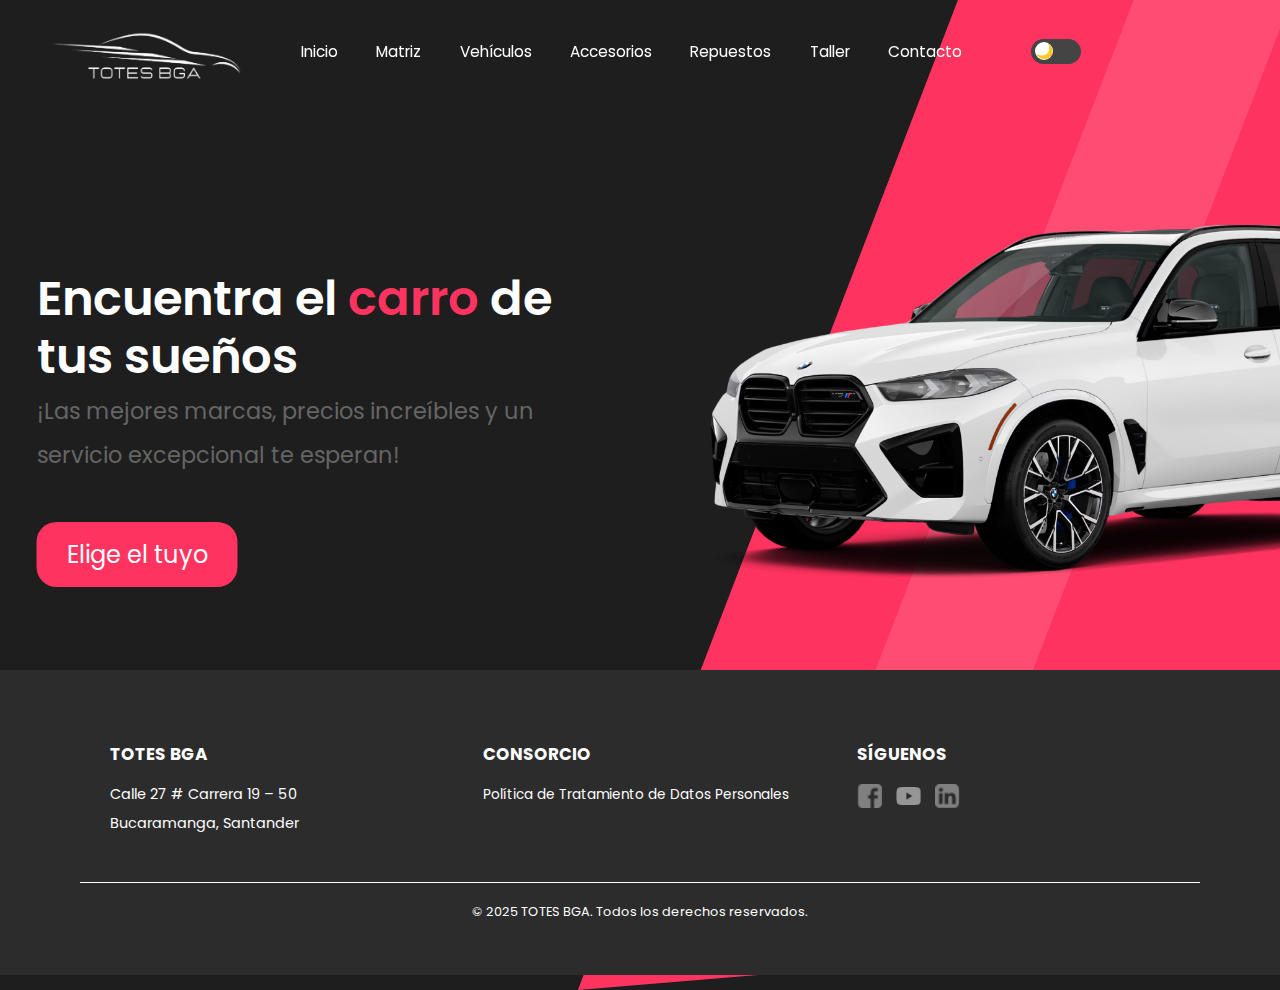
<file: index.html>
<!DOCTYPE html>
<html lang="es">

<head>
    <meta charset="UTF-8">
    <meta name="viewport" content="width=device-width, initial-scale=1.0">
    <title>TOTES BGA</title>

    <!-- Favicon -->
    <link rel="icon" type="image/png" href="assets/images/favicon.png">

    <!-- Link to Google Fonts for custom typography -->
    <link rel="preconnect" href="https://fonts.googleapis.com">
    <link rel="preconnect" href="https://fonts.gstatic.com" crossorigin>
    <link href="https://fonts.googleapis.com/css2?family=Pixelify+Sans:wght@400..700&family=Poppins:wght@100;200;300;400;500;600;700;800;900&display=swap" rel="stylesheet">

    <!-- Link to external CSS stylesheet -->
    <link rel="stylesheet" href="styles/styles_home.css">
</head>

<body>

    <!-- Header section with logo and navigation menu -->
    <header id="header">
        <!-- Logo positioned on the left corner -->
        <img src="assets/images/logo_header.png" alt="Logo de Mi Página Web" id="logo">

        <!-- Navigation menu with links to different sections of the website -->
        <nav>
            <ul>
                <li><a href="index.html">Inicio</a></li> <!-- Home link -->
                <li><a href="matriz.html">Matriz</a></li> <!-- Matrix section link -->
                <li><a href="#vehicles">Vehículos</a></li> <!-- Vehicles section link -->
                <li><a href="#accesorios">Accesorios</a></li> <!-- Vehicles section link -->
                <li><a href="#spare-parts">Repuestos</a></li> <!-- Spare parts section link -->
                <li><a href="#workshop">Taller</a></li> <!-- Workshop section link -->
                <li><a href="contacto.html">Contacto</a></li> <!-- Contact page link -->
            </ul>
        </nav>

        <!-- Theme Toggle Switch -->
        <div class="theme-toggle">
            <label class="switch" aria-label="Cambiar tema (Claro/Oscuro)">
                <input type="checkbox" id="theme-switch">
                <span class="slider"></span>
            </label>
        </div>
    </header>

    <main>
        <!-- Decorative polygon image for visual enhancement -->
        <img class="polygon-1" src="assets/images/figura_inicio_decorativa.svg" alt="Polígono decorativo" />

        <!-- Right-aligned image representing a car -->
        <img class="right-image" src="assets/images/carro_home.png" alt="Imagen en la parte derecha">

        <!-- Highlighted text section, subtext and call-to-action button -->
        <div class="texto-destacado">
            <span>Encuentra el <span class="carro">carro</span> de</span><br>
            <span>tus sueños</span><br>
            <p class="subtexto">¡Las mejores marcas, precios increíbles y un</p>
            <p class="subtexto">servicio excepcional te esperan!</p>

            <!-- Button encouraging users to explore available cars -->
            <button class="btn-elige">Elige el tuyo</button>
        </div>
    </main>

    <!-- Footer section -->
    <footer>
        <div class="footer-content">
            <div class="footer-column">
                <h3>TOTES BGA</h3>
                <p>Calle 27 # Carrera 19 – 50 </p>
                <p>Bucaramanga, Santander</p>
            </div>
    
            <div class="footer-column">
                <h3>CONSORCIO</h3>
                <p><a href="assets/documents/POLITICA_DE_TRATAMIENTO_DE_DATOS_PERSONALES_DEL_CONSORCIO_TOTES_BGA_PARA_TERCEROS.pdf" target="_blank">Política de Tratamiento de Datos Personales</a></p>
            </div>
    
            <div class="footer-column">
                <h3>SÍGUENOS</h3>
                <a href="https://www.facebook.com/?locale=es_LA" target="_blank"><img src="assets/images/facebook_logo.png" alt="Facebook"></a>
                <a href="https://www.youtube.com/?app=desktop&hl=es" target="_blank"><img src="assets/images/youtube_logo.png" alt="Instagram"></a>
                <a href="https://co.linkedin.com/" target="_blank"><img src="assets/images/linkedin_logo.png" alt="Twitter"></a>
            </div>
        </div>
    
        <!-- Horizontal line inside the footer -->
        <div class="footer-divider"></div>
    
        <!-- Copyright Message -->
        <div class="footer-copyright">
            © 2025 TOTES BGA. Todos los derechos reservados.
        </div>
    </footer>

    <script src="scripts/script_index.js"></script>
</body>

</html>
</file>
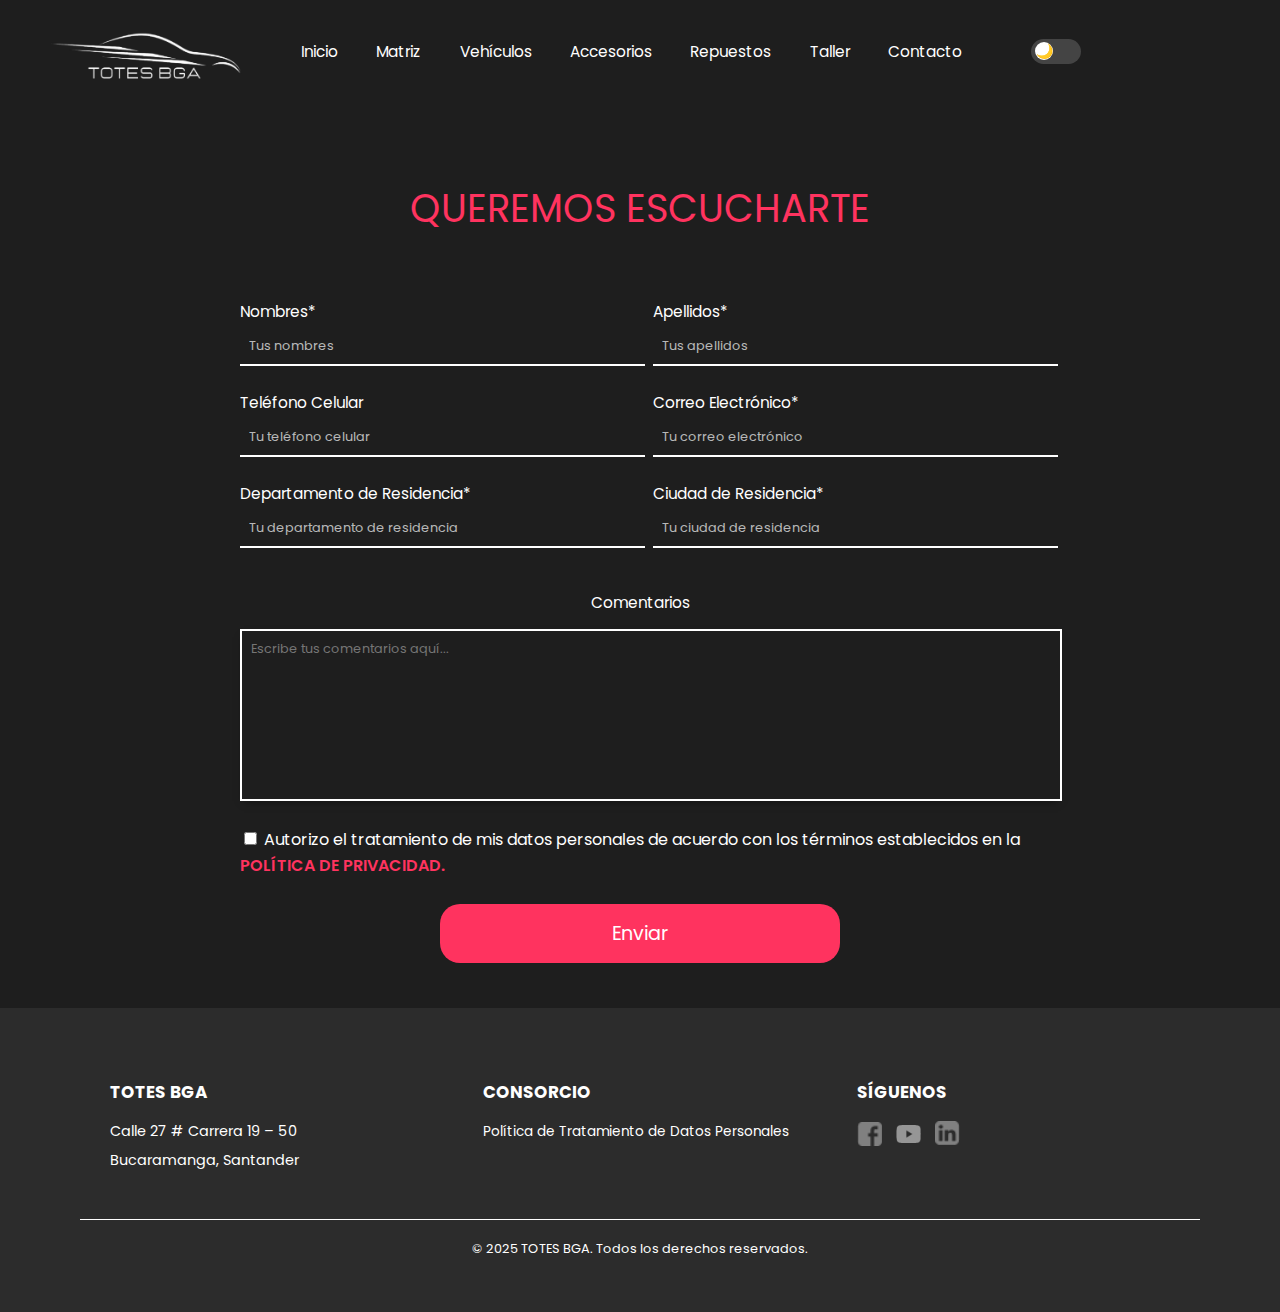
<file: contacto.html>
<!DOCTYPE html>
<html lang="es">

<head>
    <meta charset="UTF-8"> <!-- Defines the character encoding as UTF-8 to support special characters -->
    <meta name="viewport" content="width=device-width, initial-scale=1.0"> <!-- Ensures responsiveness on different devices -->
    <title>Contacto</title> <!-- Sets the title of the webpage displayed on the browser tab -->

    <!-- Favicon -->
    <link rel="icon" type="image/png" href="assets/images/favicon.png">

    <!-- Link to Google Fonts -->
    <link rel="preconnect" href="https://fonts.googleapis.com"> <!-- Optimizes connection to Google Fonts -->
    <link rel="preconnect" href="https://fonts.gstatic.com" crossorigin> <!-- Preconnects to Google Fonts' static content with cross-origin support -->
    <link href="https://fonts.googleapis.com/css2?family=Poppins:wght@100;200;300;400;500;600;700;800;900&display=swap" rel="stylesheet"> <!-- Imports the "Poppins" font with various weights -->

    <!-- Link to external CSS stylesheet -->
    <link rel="stylesheet" href="styles/styles_contacto.css"> <!-- Connects to an external CSS file for styling -->
</head>

<body>

    <!-- Header Section -->
    <header id="header">
        <!-- Website Logo -->
        <img src="assets/images/logo_header.png" alt="Logo" id="logo"> <!-- Displays the website logo with an accessible alt description -->

        <!-- Navigation Menu -->
        <nav>
            <ul>
                <li><a href="index.html">Inicio</a></li> <!-- Navigation link to the home page -->
                <li><a href="matriz.html">Matriz</a></li> <!-- Anchor link to the "Matrix" section on the same page -->
                <li><a href="#vehicles">Vehículos</a></li> <!-- Anchor link to the "Vehicles" section -->
                <li><a href="#accesorios">Accesorios</a></li> <!-- Vehicles section link -->
                <li><a href="#spare-parts">Repuestos</a></li> <!-- Anchor link to the "Spare Parts" section -->
                <li><a href="#workshop">Taller</a></li> <!-- Anchor link to the "Workshop" section -->
                <li><a href="contacto.html">Contacto</a></li> <!-- Navigation link to the current "Contact" page -->
            </ul>
        </nav>

        <!-- Theme Toggle Switch -->
        <div class="theme-toggle">
            <label class="switch" aria-label="Cambiar tema (Claro/Oscuro)">
                <input type="checkbox" id="theme-switch">
                <span class="slider"></span>
            </label>
        </div>
    </header>

    <!-- Main Content -->
    <main>
        <!-- Contact Page Title -->
        <h1 id="contact-title">QUEREMOS ESCUCHARTE</h1> <!-- Main heading with the contact form title -->

        <!-- Contact Form -->
        <form id="contact-form" action="#" method="POST"> <!-- Form with a unique ID, using POST method for data submission -->

            <!-- Name Input -->
            <div class="form-group">
                <label for="nombre">Nombres*</label> <!-- Label for the name input with a required asterisk -->
                <input type="text" id="nombre" maxlength="40" name="nombre" placeholder="Tus nombres" required> <!-- Text input for the user's name, marked as required -->
            </div>

            <!-- Last Name Input -->
            <div class="form-group">
                <label for="apellido">Apellidos*</label> <!-- Label for the last name input -->
                <input type="text" id="apellido" maxlength="40" name="apellido" placeholder="Tus apellidos" required> <!-- Text input for the user's last name, required -->
            </div>

            <!-- Phone Number Input -->
            <div class="form-group">
                <label for="telefono">Teléfono Celular</label> <!-- Label for the phone number input -->
                <input type="text" id="telefono" maxlength="10" name="telefono" placeholder="Tu teléfono celular" > <!-- Text input for the user's phone number, required -->
            </div>

            <!-- Email Input -->
            <div class="form-group">
                <label for="correo">Correo Electrónico*</label> <!-- Label for the email input -->
                <input type="email" id="correo" maxlength="70" name="correo" placeholder="Tu correo electrónico" required> <!-- Email input field with validation and required attribute -->
            </div>

            <!-- Department Input -->
            <div class="form-group">
                <label for="departamento">Departamento de Residencia*</label> <!-- Label for the department input -->
                <input type="text" id="departamento" maxlength="40" name="departamento" placeholder="Tu departamento de residencia" required> <!-- Text input for the user's department, required -->
            </div>

            <!-- City Input -->
            <div class="form-group">
                <label for="ciudad">Ciudad de Residencia*</label> <!-- Label for the city input -->
                <input type="text" id="ciudad" maxlength="40" name="ciudad" placeholder="Tu ciudad de residencia" required> <!-- Text input for the user's city, required -->
            </div>

            <!-- Comment Box (Full Width) -->
            <div class="comment-box full-width">
                <label for="comentarios">Comentarios</label> <!-- Label for the comment textarea -->
                <textarea id="comentarios" name="comentarios" placeholder="Escribe tus comentarios aquí..."></textarea> <!-- Multi-line input for user comments -->
            </div>

            <!-- Consent Checkbox with Privacy Policy -->
            <div class="full-width">
                <label>
                    <input type="checkbox" id="autorizo" name="autorizo" required> <!-- Checkbox to collect user consent, marked as required -->
                    Autorizo el tratamiento de mis datos personales de acuerdo con los términos establecidos en la 
                    <a href="assets/documents/POLITICA_DE_TRATAMIENTO_DE_DATOS_PERSONALES_DEL_CONSORCIO_TOTES_BGA_PARA_TERCEROS.pdf" target="_blank">POLÍTICA DE PRIVACIDAD.</a> <!-- Link to the privacy policy for legal compliance -->
                </label>
            </div>

            <!-- Submit Button Container -->
            <div class="btn-container">
                <button class="btn-enviar" type="submit">Enviar</button> <!-- Submit button to send the form data -->
            </div>

        </form>
    </main>

    <!-- Footer section -->
    <footer>
        <div class="footer-content">
            <div class="footer-column">
                <h3>TOTES BGA</h3>
                <p>Calle 27 # Carrera 19 – 50 </p>
                <p>Bucaramanga, Santander</p>
            </div>
    
            <div class="footer-column">
                <h3>CONSORCIO</h3>
                <p><a href="assets/documents/POLITICA_DE_TRATAMIENTO_DE_DATOS_PERSONALES_DEL_CONSORCIO_TOTES_BGA_PARA_TERCEROS.pdf" target="_blank">Política de Tratamiento de Datos Personales</a></p>
            </div>
    
            <div class="footer-column">
                <h3>SÍGUENOS</h3>
                <a href="https://www.facebook.com/?locale=es_LA" target="_blank"><img src="assets/images/facebook_logo.png" alt="Facebook"></a>
                <a href="https://www.youtube.com/?app=desktop&hl=es" target="_blank"><img src="assets/images/youtube_logo.png" alt="Instagram"></a>
                <a href="https://co.linkedin.com/" target="_blank"><img src="assets/images/linkedin_logo.png" alt="Twitter"></a>
            </div>
        </div>
    
        <!-- Horizontal line inside the footer -->
        <div class="footer-divider"></div>
    
        <!-- Copyright Message -->
        <div class="footer-copyright">
            © 2025 TOTES BGA. Todos los derechos reservados.
        </div>
    </footer>
    
    <!-- External JavaScript File -->
    <script src="scripts/script_contacto.js"></script> <!-- Link to the external JavaScript file for form functionality -->
</body>

</html>
</file>
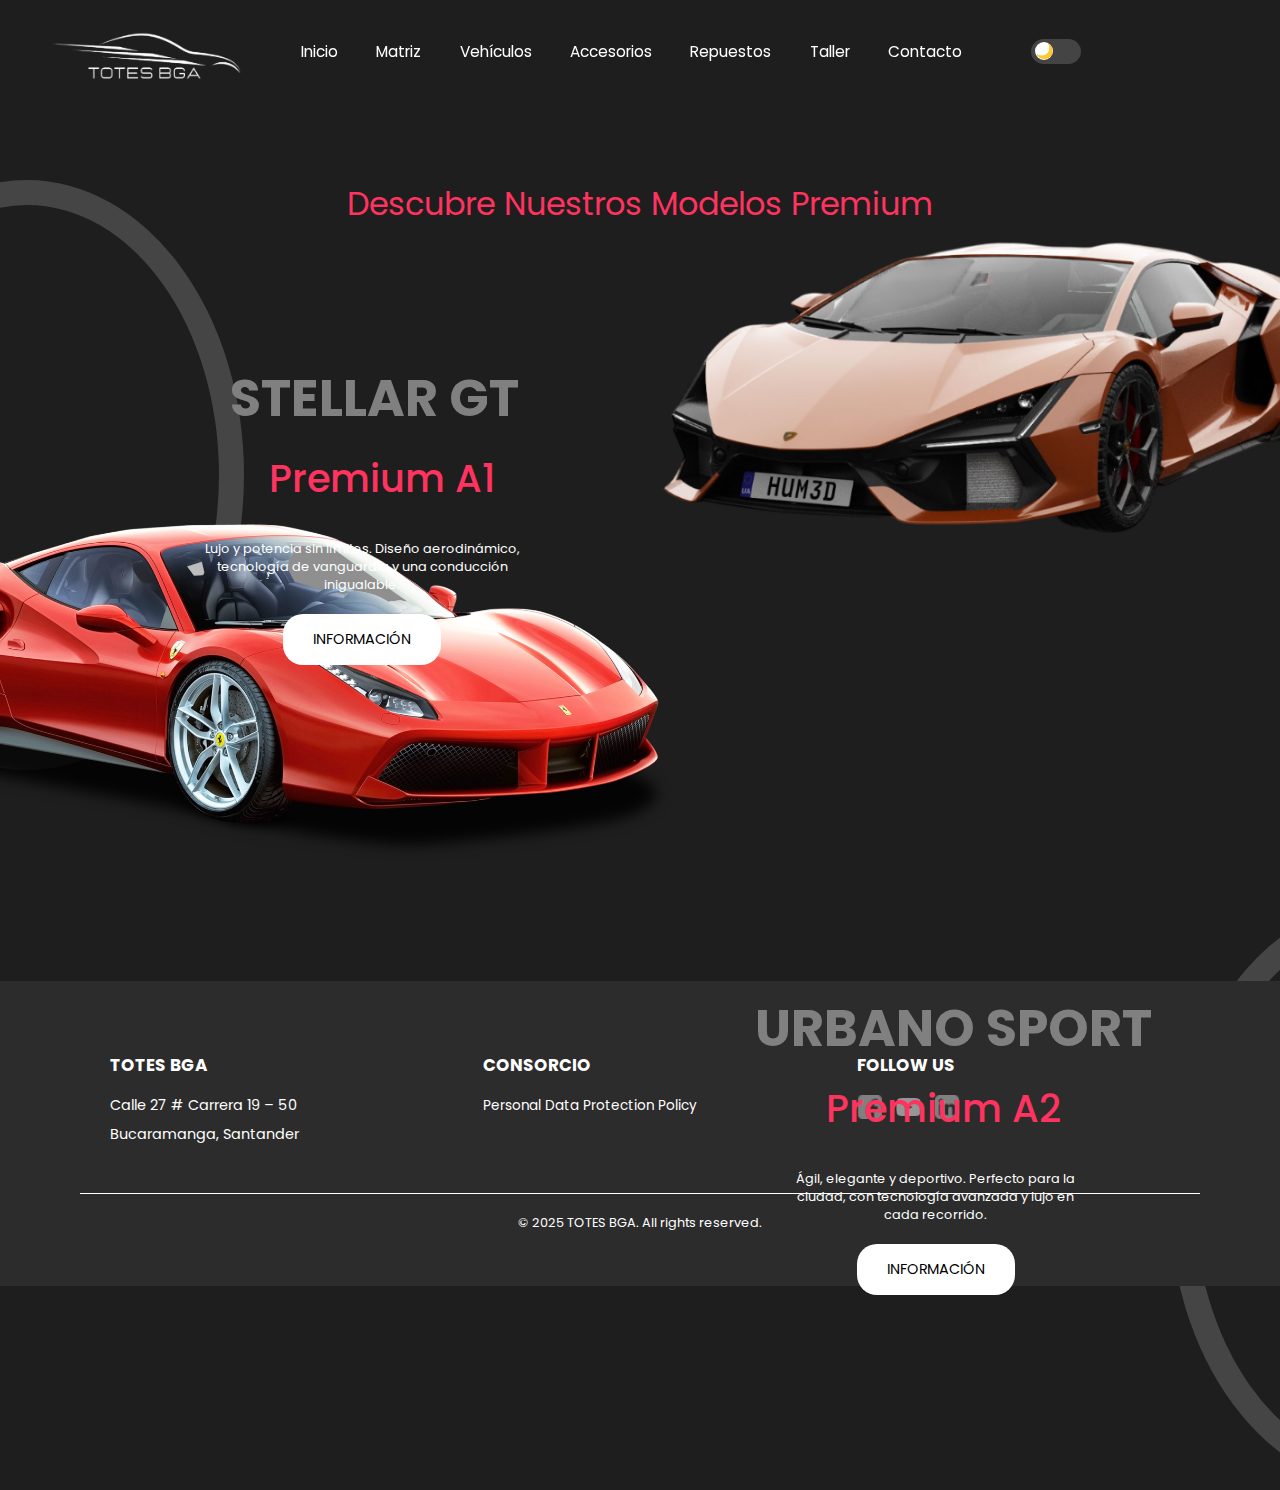
<file: matriz.html>
<!DOCTYPE html>
<html lang="es">

<head>
    <meta charset="UTF-8">
    <meta name="viewport" content="width=device-width, initial-scale=1.0">
    <title>Matriz</title>

    <!-- Favicon -->
    <link rel="icon" type="image/png" href="assets/images/favicon.png">

    <!-- Link to Google Fonts for custom typography -->
    <link rel="preconnect" href="https://fonts.googleapis.com">
    <link rel="preconnect" href="https://fonts.gstatic.com" crossorigin>
    <link href="https://fonts.googleapis.com/css2?family=Pixelify+Sans:wght@400..700&family=Poppins:wght@100;200;300;400;500;600;700;800;900&display=swap" rel="stylesheet">

    <!-- Link to external CSS stylesheet -->
    <link rel="stylesheet" href="styles/styles_matriz.css">
</head>

<body>

    <!-- Header section with logo and navigation menu -->
    <header id="header">
        <!-- Company logo positioned on the left -->
        <img src="assets/images/logo_header.png" alt="Company Logo" id="logo">

        <!-- Navigation menu linking to different website sections -->
        <nav>
            <ul>
                <li><a href="index.html">Inicio</a></li> <!-- Home page link -->
                <li><a href="matriz.html">Matriz</a></li> <!-- Matrix section link -->
                <li><a href="#vehicles">Vehículos</a></li> <!-- Vehicles section link -->
                <li><a href="#accesorios">Accesorios</a></li> <!-- Accessories section link -->
                <li><a href="#spare-parts">Repuestos</a></li> <!-- Spare parts section link -->
                <li><a href="#workshop">Taller</a></li> <!-- Workshop section link -->
                <li><a href="contacto.html">Contacto</a></li> <!-- Contact page link -->
            </ul>
        </nav>

        <!-- Theme switch (Light/Dark mode toggle) -->
        <div class="theme-toggle">
            <label class="switch" aria-label="Toggle theme (Light/Dark)">
                <input type="checkbox" id="theme-switch">
                <span class="slider"></span>
            </label>
        </div>
    </header>

    <!-- Main content section showcasing premium car models -->
    <main>
        <!-- Main title for the premium models section -->
        <h1 id="matriz-title">Descubre Nuestros Modelos Premium</h1>

        <!-- First premium car section -->
        <img class="matriz-car-1" src="assets/images/car_A1Matriz.png" alt="Premium Car A1">
        
        <!-- Decorative background elements -->
        <div class="ellipse-background-1"></div>
        <div class="ellipse-background-2"></div>

        <!-- Car model name and description -->
        <div class="texto-urbano">STELLAR GT</div>
        <div class="premium-a1">Premium A1</div>

        <!-- Description and information button for Premium A1 -->
        <div class="texto-premium-a1">
            Lujo y potencia sin límites. Diseño aerodinámico,<br>
            tecnología de vanguardia y una conducción<br>
            inigualable.<br>
            <button class="btn-premium-a1">INFORMACIÓN</button>
        </div>

        <!-- Second premium car section -->
        <img class="matriz-car-2" src="assets/images/carro_matriz_2.png" alt="Premium Car A2">

        <!-- Car model name and description -->
        <div class="texto-stellar">URBANO SPORT</div>
        <div class="premium-a2">Premium A2</div>

        <!-- Description and information button for Premium A2 -->
        <div class="texto-premium-a2">
            Ágil, elegante y deportivo. Perfecto para la<br>
            ciudad, con tecnología avanzada y lujo en<br>
            cada recorrido.<br> 
            <button class="btn-premium-a2">INFORMACIÓN</button>
        </div>    
    </main>

    <!-- Footer section containing company information and social links -->
    <footer>
        <div class="footer-content">
            <!-- Company contact information -->
            <div class="footer-column">
                <h3>TOTES BGA</h3>
                <p>Calle 27 # Carrera 19 – 50</p>
                <p>Bucaramanga, Santander</p>
            </div>

            <!-- Data protection policy link -->
            <div class="footer-column">
                <h3>CONSORCIO</h3>
                <p><a href="assets/documents/POLITICA_DE_TRATAMIENTO_DE_DATOS_PERSONALES_DEL_CONSORCIO_TOTES_BGA_PARA_TERCEROS.pdf" target="_blank">Personal Data Protection Policy</a></p>
            </div>

            <!-- Social media links -->
            <div class="footer-column">
                <h3>FOLLOW US</h3>
                <a href="https://www.facebook.com/?locale=es_LA" target="_blank">
                    <img src="assets/images/facebook_logo.png" alt="Facebook">
                </a>
                <a href="https://www.youtube.com/?app=desktop&hl=es" target="_blank">
                    <img src="assets/images/youtube_logo.png" alt="YouTube">
                </a>
                <a href="https://co.linkedin.com/" target="_blank">
                    <img src="assets/images/linkedin_logo.png" alt="LinkedIn">
                </a>
            </div>
        </div>

        <!-- Divider line for visual separation -->
        <div class="footer-divider"></div>

        <!-- Copyright notice -->
        <div class="footer-copyright">
            © 2025 TOTES BGA. All rights reserved.
        </div>
    </footer>

    <!-- External JavaScript file for additional functionality -->
    <script src="scripts/script_matriz.js"></script>

</body>

</html>
</file>
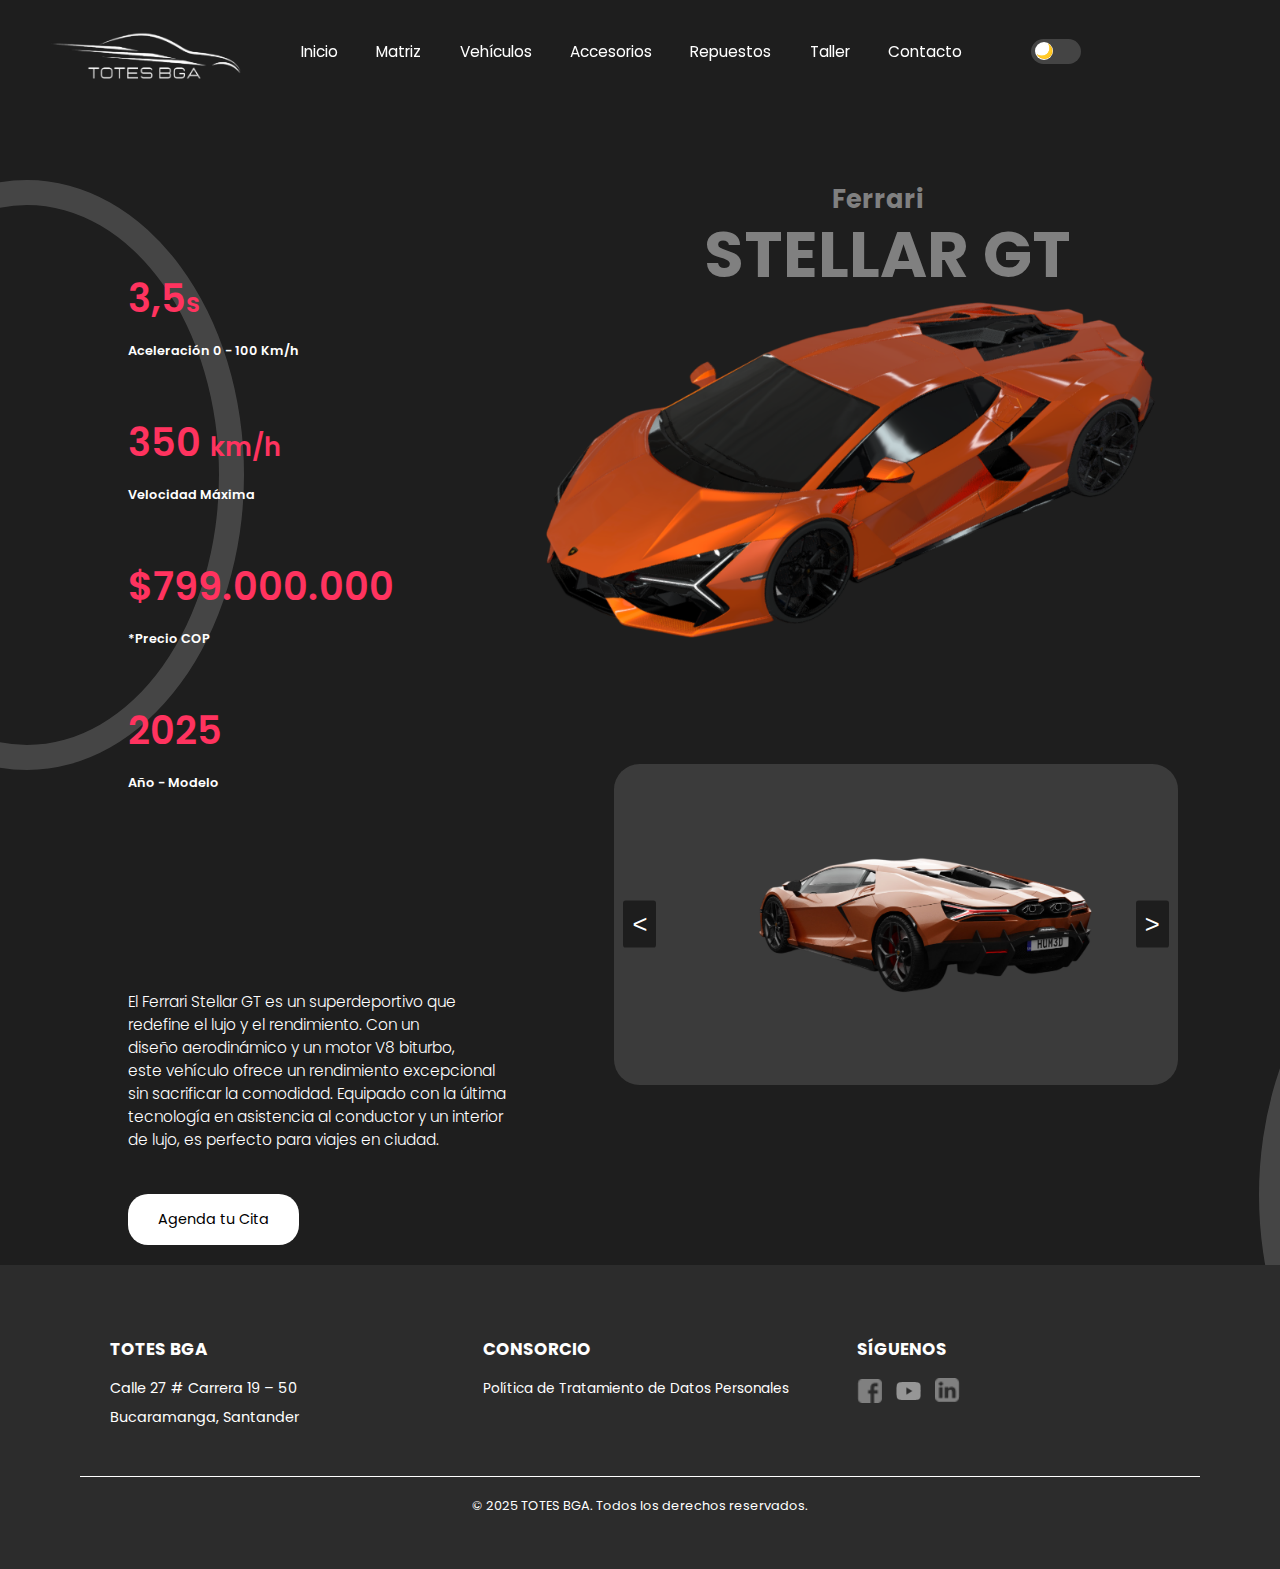
<file: premium_a1.html>
<!DOCTYPE html>
<html lang="es">

<head>
    <meta charset="UTF-8">
    <!-- Ensures proper rendering and touch zooming on mobile devices -->
    <meta name="viewport" content="width=device-width, initial-scale=1.0">
    <title>Premium A1</title>

    <!-- Favicon -->
    <link rel="icon" type="image/png" href="assets/images/favicon.png">

    <!-- Link to Google Fonts for custom typography -->
    <link rel="preconnect" href="https://fonts.googleapis.com">
    <link rel="preconnect" href="https://fonts.gstatic.com" crossorigin>
    <link href="https://fonts.googleapis.com/css2?family=Pixelify+Sans:wght@400..700&family=Poppins:wght@100;200;300;400;500;600;700;800;900&display=swap" rel="stylesheet">

    <!-- Link to external CSS stylesheet for styling -->
    <link rel="stylesheet" href="styles/styles_premium_a1.css">
</head>

<body>

    <!-- Header section: contains the logo, navigation menu, and theme toggle -->
    <header id="header">

        <!-- Logo positioned on the left side of the header -->
        <img src="assets/images/logo_header.png" alt="TotesBGA" id="logo">

        <!-- Navigation menu for website sections -->
        <nav>
            <ul>
                <li><a href="index.html">Inicio</a></li> <!-- Home page link -->
                <li><a href="matriz.html">Matriz</a></li> <!-- Matrix section link -->
                <li><a href="#vehicles">Vehículos</a></li> <!-- Vehicles section anchor link -->
                <li><a href="#accesorios">Accesorios</a></li> <!-- Accessories section anchor link -->
                <li><a href="#spare-parts">Repuestos</a></li> <!-- Spare parts section anchor link -->
                <li><a href="#workshop">Taller</a></li> <!-- Workshop section anchor link -->
                <li><a href="contacto.html">Contacto</a></li> <!-- Contact page link -->
            </ul>
        </nav>

        <!-- Theme toggle switch (Light/Dark mode) -->
        <div class="theme-toggle">
            <label class="switch" aria-label="Change theme (Light/Dark)">
                <!-- Checkbox input to switch themes -->
                <input type="checkbox" id="theme-switch">
                <span class="slider"></span> <!-- Custom slider for the toggle switch -->
            </label>
        </div>
    </header>

    <!-- Main content section: displays vehicle details -->
    <main>
        <!-- Decorative background elements -->
        <div class="ellipse-background-1"></div>
        <div class="ellipse-background-2"></div>

        <!-- Vehicle brand and model information -->
        <div class="ferrari">Ferrari</div> <!-- Car brand -->
        <div class="stellar-gt">STELLAR GT</div> <!-- Car model -->

        <!-- Main car image showcasing the premium model -->
        <img class="premium-a1-1" src="assets/images/car_A1Top.png" alt="Carro premium A1">

        <!-- Car acceleration information (0-100 km/h) -->
        <div class="texto-aceleracion">
            <span>3,5<span class="segundos">s</span></span><br> <!-- Acceleration time in seconds -->
        </div>
        <div class="info-aceleracion">Aceleración 0 - 100 Km/h</div> <!-- Label for acceleration info -->

        <!-- Maximum speed information -->
        <div class="texto-velocidad">
            <span>350 <span class="km-h">km/h</span></span><br> <!-- Top speed -->
        </div>
        <div class="info-velocidad">Velocidad Máxima</div> <!-- Label for maximum speed info -->

        <!-- Price information in COP (Colombian Pesos) -->
        <div class="texto-precio">$799.000.000</div> <!-- Vehicle price -->
        <div class="info-precio">*Precio COP</div> <!-- Price currency specification -->

        <!-- Manufacturing year of the vehicle -->
        <div class="year">2025</div> <!-- Vehicle manufacturing year -->
        <div class="model-year">Año - Modelo</div> <!-- Vehicle model year -->

        <!-- Vehicle description with technical and luxury features -->
        <div class="text-premium-a1">
            El Ferrari Stellar GT es un superdeportivo que<br> 
            redefine el lujo y el rendimiento. Con un<br> 
            diseño aerodinámico y un motor V8 biturbo,<br>
            este vehículo ofrece un rendimiento excepcional<br>
            sin sacrificar la comodidad. Equipado con la última<br>
            tecnología en asistencia al conductor y un interior<br>
            de lujo, es perfecto para viajes en ciudad.<br><br>
            <button class="btn-agendar">Agenda tu Cita</button>
        </div>

        <!-- Container for carousel images -->
        <div class="contcarousel"> 
            <!-- Image carousel with multiple views of the premium vehicle -->
            <div class="carousel-track">
                <div class="carousel-slide" style="background-image: url('assets/images/car_A1.1.png');"></div>
                <div class="carousel-slide" style="background-image: url('assets/images/car_A1.2.png');"></div>
                <div class="carousel-slide" style="background-image: url('assets/images/car_A1.3.png');"></div>
                <div class="carousel-slide" style="background-image: url('assets/images/car_A1.4.png');"></div>
                <div class="carousel-slide" style="background-image: url('assets/images/car_A1.5.png');"></div>
            </div>
            <button class="prev-button">&lt;</button>
            <button class="next-button">&gt;</button>
        </div>
    </main>

    <!-- Footer section -->
    <footer>
        <div class="footer-content">
            <div class="footer-column">
                <h3>TOTES BGA</h3>
                <p>Calle 27 # Carrera 19 – 50 </p>
                <p>Bucaramanga, Santander</p>
            </div>
    
            <div class="footer-column">
                <h3>CONSORCIO</h3>
                <p><a href="assets/documents/POLITICA_DE_TRATAMIENTO_DE_DATOS_PERSONALES_DEL_CONSORCIO_TOTES_BGA_PARA_TERCEROS.pdf" target="_blank">Política de Tratamiento de Datos Personales</a></p>
            </div>
    
            <div class="footer-column">
                <h3>SÍGUENOS</h3>
                <a href="https://www.facebook.com/?locale=es_LA" target="_blank"><img src="assets/images/facebook_logo.png" alt="Facebook"></a>
                <a href="https://www.youtube.com/?app=desktop&hl=es" target="_blank"><img src="assets/images/youtube_logo.png" alt="Instagram"></a>
                <a href="https://co.linkedin.com/" target="_blank"><img src="assets/images/linkedin_logo.png" alt="Twitter"></a>
            </div>
        </div>
    
        <!-- Horizontal line inside the footer -->
        <div class="footer-divider"></div>
    
        <!-- Copyright Message -->
        <div class="footer-copyright">
            © 2025 TOTES BGA. Todos los derechos reservados.
        </div>
    </footer>

    <!-- Link to external JavaScript file for interactive features -->
    <script src="scripts/script_premium_a1.js"></script>
</body>

</html>
</file>
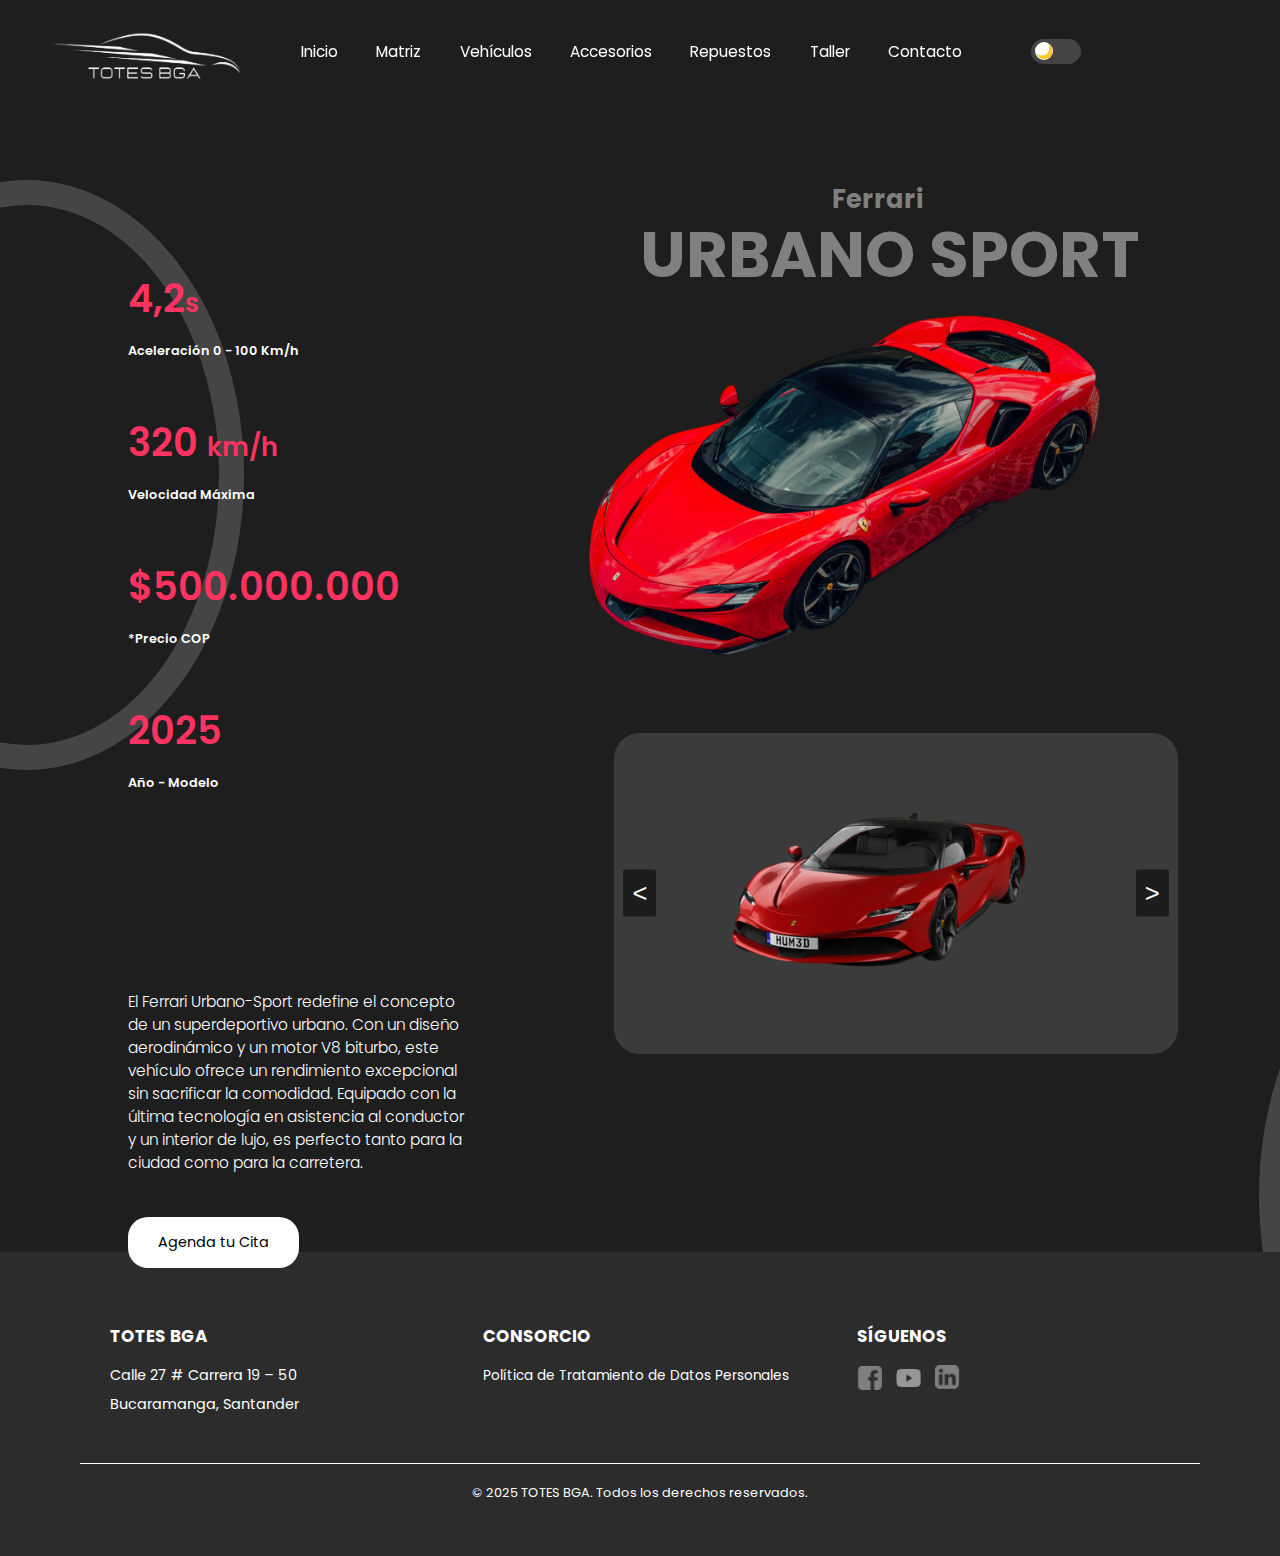
<file: premium_a2.html>
<!DOCTYPE html>
<html lang="es">

<head>
    <meta charset="UTF-8">
    <!-- Ensures proper rendering and touch zooming on mobile devices -->
    <meta name="viewport" content="width=device-width, initial-scale=1.0">
    <title>Premium A2</title>

    <!-- Favicon -->
    <link rel="icon" type="image/png" href="assets/images/favicon.png">

    <!-- Link to Google Fonts for custom typography -->
    <link rel="preconnect" href="https://fonts.googleapis.com">
    <link rel="preconnect" href="https://fonts.gstatic.com" crossorigin>
    <link href="https://fonts.googleapis.com/css2?family=Pixelify+Sans:wght@400..700&family=Poppins:wght@100;200;300;400;500;600;700;800;900&display=swap" rel="stylesheet">

    <!-- Link to external CSS stylesheet for styling -->
    <link rel="stylesheet" href="styles/styles_premium_a2.css">
</head>

<body>

    <!-- Header section: contains the logo, navigation menu, and theme toggle -->
    <header id="header">

        <!-- Logo positioned on the left side of the header -->
        <img src="assets/images/logo_header.png" alt="TotesBGA" id="logo">

        <!-- Navigation menu for website sections -->
        <nav>
            <ul>
                <li><a href="index.html">Inicio</a></li> <!-- Home page link -->
                <li><a href="matriz.html">Matriz</a></li> <!-- Matrix section link -->
                <li><a href="#vehicles">Vehículos</a></li> <!-- Vehicles section anchor link -->
                <li><a href="#accesorios">Accesorios</a></li> <!-- Accessories section anchor link -->
                <li><a href="#spare-parts">Repuestos</a></li> <!-- Spare parts section anchor link -->
                <li><a href="#workshop">Taller</a></li> <!-- Workshop section anchor link -->
                <li><a href="contacto.html">Contacto</a></li> <!-- Contact page link -->
            </ul>
        </nav>

        <!-- Theme toggle switch (Light/Dark mode) -->
        <div class="theme-toggle">
            <label class="switch" aria-label="Change theme (Light/Dark)">
                <!-- Checkbox input to switch themes -->
                <input type="checkbox" id="theme-switch">
                <span class="slider"></span> <!-- Custom slider for the toggle switch -->
            </label>
        </div>
    </header>

    <!-- Main content section: displays vehicle details -->
    <main>
        <!-- Decorative background elements -->
        <div class="ellipse-background-1"></div>
        <div class="ellipse-background-2"></div>

        <!-- Vehicle brand and model information -->
        <div class="ferrari">Ferrari</div> <!-- Car brand -->
        <div class="urbano-sport">URBANO SPORT</div> <!-- Car model -->

        <!-- Main car image showcasing the premium model -->
        <img class="premium-a2-2" src="assets/images/car_A2.Top.png" alt="Carro premium A2">

        <!-- Car acceleration information (0-100 km/h) -->
        <div class="texto-aceleracion">
            <span>4,2<span class="segundos">s</span></span><br> <!-- Acceleration time in seconds -->
        </div>
        <div class="info-aceleracion">Aceleración 0 - 100 Km/h</div> <!-- Label for acceleration info -->

        <!-- Maximum speed information -->
        <div class="texto-velocidad">
            <span>320 <span class="km-h">km/h</span></span><br> <!-- Top speed -->
        </div>
        <div class="info-velocidad">Velocidad Máxima</div> <!-- Label for maximum speed info -->

        <!-- Price information in COP (Colombian Pesos) -->
        <div class="texto-precio">$500.000.000</div> <!-- Vehicle price -->
        <div class="info-precio">*Precio COP</div> <!-- Price currency specification -->

        <!-- Manufacturing year of the vehicle -->
        <div class="year">2025</div> <!-- Vehicle manufacturing year -->
        <div class="model-year">Año - Modelo</div> <!-- Vehicle model year -->

        <!-- Vehicle description with technical and luxury features -->
        <div class="text-premium-a2">
            El Ferrari Urbano-Sport redefine el concepto<br> 
            de un superdeportivo urbano. Con un diseño<br> 
            aerodinámico y un motor V8 biturbo, este<br>
            vehículo ofrece un rendimiento excepcional<br>
            sin sacrificar la comodidad. Equipado con la<br>
            última tecnología en asistencia al conductor<br>
            y un interior de lujo, es perfecto tanto para la<br>
            ciudad como para la carretera.<br><br>
            <button class="btn-agendar">Agenda tu Cita</button>
        </div>

        <div class="contcarousel"> <!-- Container for carousel images -->
            <!-- Image carousel with multiple views of the premium vehicle -->
            <div class="carousel-track">
                <div class="carousel-slide" style="background-image: url('assets/images/car_A2.1.png');"></div>
                <div class="carousel-slide" style="background-image: url('assets/images/car_A2.2.png');"></div>
                <div class="carousel-slide" style="background-image: url('assets/images/car_A2.3.png');"></div>
                <div class="carousel-slide" style="background-image: url('assets/images/car_A2.4.png');"></div>
                <div class="carousel-slide" style="background-image: url('assets/images/car_A2.5.png');"></div>
            </div>
            <button class="prev-button">&lt;</button>
            <button class="next-button">&gt;</button>
        </div>
    </main>

    <!-- Footer section -->
    <footer>
        <div class="footer-content">
            <div class="footer-column">
                <h3>TOTES BGA</h3>
                <p>Calle 27 # Carrera 19 – 50 </p>
                <p>Bucaramanga, Santander</p>
            </div>
    
            <div class="footer-column">
                <h3>CONSORCIO</h3>
                <p><a href="assets/documents/POLITICA_DE_TRATAMIENTO_DE_DATOS_PERSONALES_DEL_CONSORCIO_TOTES_BGA_PARA_TERCEROS.pdf" target="_blank">Política de Tratamiento de Datos Personales</a></p>
            </div>
    
            <div class="footer-column">
                <h3>SÍGUENOS</h3>
                <a href="https://www.facebook.com/?locale=es_LA" target="_blank"><img src="assets/images/facebook_logo.png" alt="Facebook"></a>
                <a href="https://www.youtube.com/?app=desktop&hl=es" target="_blank"><img src="assets/images/youtube_logo.png" alt="Instagram"></a>
                <a href="https://co.linkedin.com/" target="_blank"><img src="assets/images/linkedin_logo.png" alt="Twitter"></a>
            </div>
        </div>
    
        <!-- Horizontal line inside the footer -->
        <div class="footer-divider"></div>
    
        <!-- Copyright Message -->
        <div class="footer-copyright">
            © 2025 TOTES BGA. Todos los derechos reservados.
        </div>
    </footer>

    <!-- Link to external JavaScript file for interactive features -->
    <script src="scripts/script_premium_a1.js"></script>
</body>

</html>
</file>
<file: styles/styles_home.css>
/* General body styling */
   body {
    font-family: 'Poppins', sans-serif; /* Sets the font family */
    margin: 0; /* Removes default margin */
    padding: 0; /* Removes default padding */
    box-sizing: border-box; /* Ensures padding and border are included in the element's total width and height */
    background-color: rgb(30, 30, 30); /* Dark background color */
    color: white; /* White text color */
    display: flex; /* Enables flexbox layout */
    flex-direction: column; /* Stacks flex items vertically */
    height: 100vh; /* Full viewport height */
    overflow-x: hidden;
}

/* Header styling */
header {
    background-color: transparent; /* Sets a transparent background for the header */
    color: white; /* Changes the text color to white */
    padding: 2vh 5vw; /* Adds padding relative to the viewport height and width */
    display: flex; /* Uses flexbox for layout */
    justify-content: flex-start; /* Aligns content to the start of the flex container */
    align-items: center; /* Vertically centers the content */
    position: fixed; /* Fixes the header position at the top of the viewport */
    top: 0; /* Positions the header at the top of the page */
    left: 0; /* Aligns the header to the left edge of the viewport */
    width: 100%; /* Makes the header span the full width of the viewport */
    z-index: 1000; /* Ensures the header appears above other content */
    transition: background-color 0.5s ease, box-shadow 0.5s ease; /* Smoothly transitions background color and box shadow over 0.5 seconds */
}

/* Logo styling */
#logo {
    width: 15vw; /* Sets the logo width to 15% of the viewport width */
    height: auto; /* Keeps the logo's aspect ratio while adjusting the width */
    margin-right: 3vw; /* Adds a right margin of 3% of the viewport width */
    margin-left: -1vw; /* Moves the logo slightly to the left by 1% of the viewport width */
    margin-top: 1vw; /* Adds a top margin of 1% of the viewport width */
}

/* Navigation styling */
nav ul {
    list-style: none; /* Removes the default bullet points from the list */
    padding: 0; /* Removes the default padding */
    margin: 0; /* Removes the default margin */
    display: flex; /* Displays the list items in a flexible row layout */
    align-items: center; /* Vertically centers the list items within the flex container */
}

nav ul li {
    margin: 0 1.5vw; /* Adds horizontal spacing of 1.5vw on both sides of each list item */
}

/* Navigation link styling */
nav ul li a {
    color: white; /* Sets the text color to white */
    text-decoration: none; /* Removes the underline from links */
    font-size: 1.5vw; /* Sets the font size to 1.5% of the viewport width */
    font-family: 'Poppins', sans-serif; /* Applies the 'Poppins' font with a fallback to sans-serif */
    font-weight: normal; /* Sets the font weight to normal */
    position: relative; /* Establishes a relative position for absolute positioning of child elements */
    padding-bottom: 5px; /* Adds 5px of padding below the link */
}

nav ul li a::after {
    content: ''; /* Inserts an empty content element for the pseudo-element */
    position: absolute; /* Positions the element relative to its parent */
    left: 0; /* Aligns the element to the left edge of the parent */
    bottom: 0; /* Positions the element at the bottom of the parent */
    width: 100%; /* Sets the width to 100% of the parent element */
    height: 2px; /* Sets the height to 2 pixels */
    background-color: rgb(255, 51, 95); /* Sets the underline color to a pinkish red */
    transform: scaleX(0); /* Initially scales the element to 0 on the X-axis (hidden) */
    transform-origin: bottom left; /* Defines the starting point of the transformation */
    transition: transform 0.3s ease; /* Smoothly animates the transform property over 0.3 seconds */
}

nav ul li a:hover::after {
    transform: scaleX(1); /* Expands the underline to full width on hover */
}

/* Style for the slider switch */
.switch {
    position: relative; /* Allows absolute positioning of child elements */
    display: inline-block; /* Ensures the switch is treated as an inline block */
    width: 50px; /* Width of the switch slider */
    height: 25px; /* Height of the switch slider */
    margin-left: 50px; /* Space between the switch and the left side */
}

/* Hide the checkbox input */
.switch input {
    opacity: 0; /* Makes the checkbox invisible */
    width: 0; /* Removes width to prevent interaction */
    height: 0; /* Removes height to prevent interaction */
}

/* Style for the slider (visible part of the switch) */
.slider {
    position: absolute; /* Positioned relative to the .switch container */
    cursor: pointer; /* Changes the cursor to a pointer when hovering */
    top: 0; /* Aligns the slider to the top of the container */
    left: 0; /* Aligns the slider to the left of the container */
    right: 0; /* Ensures the slider stretches to the right */
    bottom: 0; /* Ensures the slider stretches to the bottom */
    background-color: #444; /* Default slider background color (dark mode) */
    border-radius: 25px; /* Rounds the edges to create a pill-shaped slider */
    transition: 0.4s; /* Smooth transition effect for background and position changes */
}

/* Sliding indicator (the circle with an icon) */
.slider::before {
    content: "🌙"; /* Displays a moon icon for dark mode */
    display: flex; /* Enables flexbox for centering the icon */
    align-items: center; /* Vertically centers the icon within the circle */
    justify-content: center; /* Horizontally centers the icon within the circle */
    position: absolute; /* Positions the circle relative to the .slider container */
    height: 18px; /* Circle height (sliding indicator size) */
    width: 18px; /* Circle width (sliding indicator size) */
    left: 4px; /* Initial position of the circle (dark mode) */
    bottom: 3.5px; /* Distance from the bottom edge of the slider */
    background-color: white; /* Background color of the circle (white) */
    border-radius: 50%; /* Makes the circle perfectly round */
    transition: 0.4s; /* Smooth animation when switching themes */
    font-size: 14px; /* Size of the moon icon */
}

/* When the checkbox is checked (light mode) */
input:checked + .slider {
    background-color: #ccc; /* Changes the slider background to light gray */
}

/* Moves the circle to the right (light mode) */
input:checked + .slider::before {
    transform: translateX(24px); /* Shifts the circle 24px to the right */
    content: "☀️"; /* Displays a sun icon for light mode */
    color: rgb(173, 216, 230); /* Light blue color for the sun icon */
}

/* Light mode: changes the background to white and the text to black */
.light-mode {
    background-color: white; /* White background for light mode */
    color: black; /* Black text color for better contrast */
}

/* Adjusts the link color in light mode */
.light-mode nav ul li a {
    color: black; /* Changes navigation links to black for readability */
}

/* Adjusts the highlighted text color in light mode */
.light-mode .texto-destacado {
    color: black; /* Ensures prominent text remains black in light mode */
}

/* Changes the button color in light mode */
.light-mode .btn-elige {
    background-color: rgb(0, 40, 159); /* Dark blue background for the button */
    color: white; /* White text for contrast against the blue background */
}

/* Adjusts the hover color of the button in light mode */
.light-mode .btn-elige:hover {
    background-color: rgb(0, 30, 120); /* Slightly darker blue when hovering */
}

/* Changes the color of the word 'carro' in light mode */
.light-mode .carro {
    color: rgb(0, 40, 159); /* Dark blue text to highlight the word 'carro' */
}

/* Changes the underline color for links in light mode */
.light-mode nav ul li a::after {
    background-color: rgb(0, 40, 159); /* Dark blue underline effect */
}

/* Polygon background image styling */
.polygon-1 {
    height: 120vh; /* Sets the height to 120% of the viewport height */
    width: 280%; /* Sets the width to 280% of the container */
    position: absolute; /* Positions the element relative to its nearest positioned ancestor */
    top: -70vh; /* Moves the element 70% of the viewport height above its normal position */
    left: 10%; /* Moves the element 10% to the right from the left edge of its container */
    transform: translateX(-19%); /* Shifts the element 19% of its own width to the left */
    z-index: -1; /* Places the element behind other content */
    overflow: hidden; /* Hides any content that overflows the element's box */
}

/* Right image styling */
.right-image {
    position: relative; /* Positions the element relative to its normal position */
    top: 10vh; /* Moves the element 10% of the viewport height down */
    right: -35vw; /* Moves the element 35% of the viewport width to the left (negative value) */
    width: 60vw; /* Sets the width to 60% of the viewport width */
    height: auto; /* Automatically adjusts the height to maintain the aspect ratio */
    z-index: 2; /* Places the element above other content with a lower z-index */
    overflow: hidden; /* Hides any content that overflows the element's box */
}


/* Main content styling */
main {
    flex-grow: 1; /* Allows main content to expand */
    display: flex; /* Flexbox layout */
    flex-direction: column; /* Stacks items vertically */
    align-items: center; /* Centers content horizontally */
    justify-content: flex-start; /* Aligns content at the top */
    padding-top: 15vh; /* Space below the fixed header */
}

/* Style for the new text below */
.subtexto {
    font-weight: normal; /* Sets the font weight to normal */
    font-size: 1.4rem; /* Sets the font size to 1.4 rem */
    line-height: 1.5; /* Sets the line height to 1.5 for better readability */
    color: rgb(101, 101, 101);  /* Sets the text color to a gray shade */
    margin: 10px 0; /* Adds 10px margin to the top and bottom */
}

/* Header shadow on scroll */
header.scrolled {
    box-shadow: 0 8px 20px rgba(210, 191, 195, 0.8); /* Adds a soft shadow when scrolled */
    background-color: rgb(30, 30, 30);;
}

/* Header shadow on scroll */
.light-mode header.scrolled {
    box-shadow: 0 8px 20px rgba(210, 191, 195, 0.8); /* Adds a soft shadow when scrolled */
    background-color: white;
}

/* Style for the new text below (light mode) */
.light-mode .subtexto {
    font-weight: normal; /* Sets the font weight to normal */
    font-size: 1.4rem; /* Sets the font size to 1.4 rem */
    line-height: 1.5;  /* Sets the line height to 1.5 for better readability */
    color: rgb(101, 101, 101); /* Sets the text color to a gray shade */
    margin: 10px 0; /* Adds 10px margin to the top and bottom */
}

/* Highlighted text section */
.texto-destacado {
    font-family: 'Poppins', sans-serif;  /* Sets the font family to 'Poppins' with sans-serif fallback */
    font-size: 3rem; /* Sets the font size to 3 rem */
    font-weight: 600; /* Sets the font weight to 600 for a bold appearance */
    color: white; /* Sets the text color to white */
    text-align: left; /* Aligns the text to the left */
    line-height: 1.2; /* Sets the line height to 1.2 for better spacing between lines */
    z-index: 3; /* Sets the z-index to 3 to ensure it appears above other elements */
    position: absolute; /* Positions the text absolutely within the parent */
    top: 30vh; /* Positions the text 30% from the top of the viewport */
    left: 23%; /* Positions the text 23% from the left of the viewport */
    transform: translateX(-50%); /* Centers the text horizontally by translating it -50% of its width */
}

/* Styling for 'carro' highlight
   - Changes text color to pink for visual differentiation. */
.carro {
    color: rgb(255, 51, 95);  /* Sets the text color to a pinkish shade (RGB value: 255, 51, 95) */
}


/* Button styling elige */
   .btn-elige {
    font-family: 'Poppins', sans-serif;  /* Sets the font family to Poppins */
    background-color: rgb(255, 51, 95);  /* Sets the background color to a pinkish shade (RGB value: 255, 51, 95) */
    color: white;  /* Sets the text color to white */
    border: none;  /* Removes the border */
    border-radius: 20px;  /* Rounds the corners of the button with a radius of 20px */
    padding: 15px 30px;  /* Adds padding of 15px top and bottom, 30px left and right */
    font-size: 1.5rem;  /* Sets the font size to 1.5rem */
    cursor: pointer;  /* Changes the cursor to a pointer when hovering over the button */
    margin-top: 40px;  /* Adds a top margin of 40px */
    transition: background-color 0.4s ease;  /* Adds a smooth transition effect for background color change */
}

.btn-elige:hover {
    background-color: rgb(210, 26, 90);  /* Changes the background color to a darker pink when the button is hovered */
}

/* Footer Section */
footer {
    display: flex; /* Arranges the columns in a row */
    flex-direction: column; /* Stacks elements vertically */
    background-color: rgb(44, 44, 44); /* Background color */
    color: white; /* White text color */
    padding: 6vh 80px; /* Adds more space around the edges */
    margin-top: 20vh; /* Pushes the footer to the bottom */
    font-size: 0.9rem; /* Reduces font size */
}

/* Main container for the footer content */
.footer-content {
    display: flex; /* Aligns columns in a row */
    justify-content: space-between; /* Distributes columns with space between them */
    margin-bottom: 20px; /* Space before the divider line */
}

/* Footer columns */
.footer-column {
    flex: 1; /* Ensures equal width for all columns */
    padding: 0 30px; /* Adds space between columns */
}

/* Paragraphs within the footer */
.footer-column p {
    margin: 8px 0; /* Adds vertical space between paragraphs */
}

/* Links within the footer */
.footer-column a {
    color: white; /* Sets link color to white */
    text-decoration: none; /* Removes underline from links */
    font-size: 0.85rem;/* Reduces font size for links */
}

.footer-column a:hover {
    text-decoration: underline; /* Underlines links on hover */
}

/* Icons within the footer */
.footer-column img {
    width: 25px; /* Sets icon size */
    margin-right: 10px; /* Adds space between icons */
    vertical-align: middle; /* Vertically aligns icons with text */
}

/* Horizontal line within the footer */
.footer-divider {
    border-top: 1px solid white; /* White top border to create a divider */
    margin: 20px 0; /* Adds space above and below the divider */
}

/* Copyright message */
.footer-copyright {
    text-align: center; /* Centers the copyright text */
    font-size: 0.8rem; /* Reduces the font size */
}

/* Responsive styles for small screens
   - Stacks navigation vertically.
   - Adjusts image and text sizes for better fit. */
@media (max-width: 768px) {
    nav ul {
        flex-direction: column;
        align-items: center;
    }

    nav ul li {
        margin: 1vw 0;
    }

    nav ul li a {
        font-size: 4vw;
    }

    .polygon-1 {
        height: 150vh;
    }

    .right-image {
        width: 40vw;
        top: 10vh;
    }
}

/* Responsive styles for large screens
   - Adjusts font and image sizes for better readability. */
@media (min-width: 1200px) {
    nav ul li a {
        font-size: 1.2vw;
    }

    .polygon-1 {
        height: 180vh;
    }
}
</file>
<file: styles/styles_contacto.css>
/* General body styling */
body {
    font-family: 'Poppins', sans-serif; /* Sets the font family */
    margin: 0; /* Removes default margin */
    padding: 0; /* Removes default padding */
    box-sizing: border-box; /* Ensures padding and border are included in the element's total width and height */
    background-color: rgb(30, 30, 30); /* Dark background color */
    color: white; /* White text color */
    display: flex; /* Enables flexbox layout */
    flex-direction: column; /* Stacks flex items vertically */
    height: 100vh; /* Full viewport height */
}

/* Header styling */
/* Header with background and transition */
header {
    background-color: rgb(30, 30, 30); /* Matches the body's background */
    color: white; /* White text color */
    padding: 2vh 5vw; /* Vertical and horizontal padding */
    display: flex; /* Uses flexbox for layout */
    justify-content: flex-start; /* Aligns content to the left */
    align-items: center; /* Centers content vertically */
    position: fixed; /* Fixes the header at the top of the viewport */
    top: 0; /* Positions the header at the top */
    left: 0; /* Aligns the header to the left */
    width: 100%; /* Makes the header full width */
    z-index: 1000; /* Ensures the header is above other elements */
    transition: box-shadow 0.3s ease; /* Smooth transition for the shadow effect */
}

/* Header shadow on scroll */
header.scrolled {
    box-shadow: 0 8px 20px rgba(210, 191, 195, 0.8); /* Adds a soft shadow when scrolled */
}

/* Logo styling */
#logo {
    width: 15vw; /* Responsive logo width */
    height: auto; /* Keeps aspect ratio */
    margin-right: 3vw; /* Space to the right */
    margin-left: -1vw; /* Adjusted space to the left */
    margin-top: 1vw; /* Space at the top */
}

/* Navigation styling */
nav ul {
    list-style: none; /* Removes bullet points */
    padding: 0; /* Removes padding */
    margin: 0; /* Removes margin */
    display: flex; /* Horizontal flex layout */
    align-items: center; /* Vertically centers items */
}

nav ul li {
    margin: 0 1.5vw; /* Horizontal margin between items */
}

nav ul li a {
    color: white; /* White text color */
    text-decoration: none; /* Removes underline */
    font-size: 1.5vw; /* Responsive font size */
    font-family: 'Poppins', sans-serif; /* Consistent font family */
    font-weight: normal; /* Normal text */
    position: relative; /* Allows positioning of pseudo-elements */
    padding-bottom: 5px; /* Space below the link */
}

/* Underline animation on hover */
nav ul li a::after {
    content: ''; /* Empty content for pseudo-element */
    position: absolute; /* Absolute position relative to link */
    left: 0; /* Aligns to the left */
    bottom: 0; /* Positions at the bottom */
    width: 100%; /* Full width */
    height: 2px; /* Line height */
    background-color: rgb(255, 51, 95); /* Pink underline color */
    transform: scaleX(0); /* Initially hidden */
    transform-origin: bottom left; /* Animation starts from the left */
    transition: transform 0.3s ease; /* Smooth scaling animation */
}

nav ul li a:hover::after {
    transform: scaleX(1); /* Full width on hover */
}

/* Main content styling */
main {
    flex-grow: 1; /* Allows main content to expand */
    display: flex; /* Flexbox layout */
    flex-direction: column; /* Stacks items vertically */
    align-items: center; /* Centers content horizontally */
    justify-content: flex-start; /* Aligns content at the top */
    padding-top: 15vh; /* Space below the fixed header */
}

/* Contact title styling */
#contact-title {
    font-size: 3vw; /* Responsive font size */
    color: rgb(255, 51, 95); /* Pink text color */
    text-align: center; /* Centers text */
    font-weight: normal; /* Normal font weight */
    margin-bottom: 2vh; /* Space below the title */
    margin-top: 5vh; /* Space above the title */
}

/* Contact form styling */
#contact-form {
    display: grid; /* Grid layout */
    grid-template-columns: 1fr 1fr; /* Two equal columns */
    gap: 2vw; /* Space between grid items */
    width: 80%; /* Form width */
    max-width: 800px; /* Maximum form width */
    margin: 5vh auto; /* Center form with margin */
}

/* Form group styling for single-column inputs */
.form-group {
    display: flex; /* Flexbox for alignment */
    flex-direction: column; /* Stack items vertically */
}

/* Full-width inputs */
.full-width {
    grid-column: span 2; /* Spans both columns */
}

/* Label styling */
.form-group label {
    font-size: 1.2vw; /* Responsive font size */
    color: white; /* White text color */
    margin-bottom: 0.5vh; /* Space below the label */
}

/* Input styling */
.form-group input {
    width: 100%; /* Full width */
    padding: 1vh; /* Padding inside inputs */
    border: none; /* Removes border */
    border-bottom: 2px solid white; /* White bottom border */
    background: transparent; /* Transparent background */
    color: white; /* White text color */
    font-size: 1vw; /* Responsive font size */
    outline: none; /* Removes focus outline */
    font-family: 'Poppins', sans-serif; /* Consistent font family */
    font-weight: normal; /* Normal text */
}

/* Placeholder styling */
.form-group input::placeholder {
    color: rgba(255, 255, 255, 0.7); /* Light white color */
    font-family: 'Poppins', sans-serif; /* Consistent font family */
    font-weight: normal; /* Normal text */
}

/* Bottom reflection on inputs */
.form-group input:focus {
    box-shadow: 0 4px 8px -4px rgba(0, 0, 0, 0.5); /* Shadow only at the bottom */
    border-bottom: 2px solid rgb(255, 51, 95); /* Highlights the bottom border */
    outline: none; /* Removes the default outline */
    transition: box-shadow 0.3s ease, border-bottom 0.3s ease; /* Smooth animation for shadow and border */
}

/* Bottom reflection on inputs */
.form-group input:focus {
    box-shadow: 0 4px 8px -4px rgba(0, 0, 0, 0.5); /* Shadow only at the bottom */
    border-bottom: 2px solid rgb(255, 51, 95); /* Highlights the bottom border */
    outline: none; /* Removes the default outline */
    transition: box-shadow 0.3s ease, border-bottom 0.3s ease; /* Smooth animation for shadow and border */
}

/* Comment box */
.comment-box {
    display: flex; /* Uses flexbox for element alignment */
    flex-direction: column; /* Aligns content in a column */
    text-align: center; /* Centers the content */
    margin-top: 2vh; /* Adds top margin */
}

/* Styling for the textarea (comment box) */
.comment-box textarea {
    width: 100%; /* Takes up the full available width */
    height: 150px; /* Fixed height */
    padding: 1vh; /* Internal padding */
    border: 2px solid white; /* White border */
    background: transparent; /* Transparent background */
    color: white; /* White text color */
    font-family: 'Poppins', sans-serif; /* Poppins font */
    font-size: 1vw; /* Responsive font size */
    outline: none; /* Removes the outline on focus */
    resize: none; /* Disables textarea resizing */
    box-shadow: 0 4px 8px -4px rgba(0, 0, 0, 0.5); /* Subtle shadow effect */
}

/* Increase comment title size */
.comment-box label {
    font-size: 1.2vw; /* Font size proportional to the viewport width */
    margin-bottom: 1.5vh; /* Extra spacing below the label */
    color: white; /* White text color */
    font-family: 'Poppins', sans-serif; /* Poppins font */
}

/* Focus effect on the comment box */
.comment-box textarea:focus {
    border-color: rgb(255, 51, 95); /* Highlights the border on focus */
    box-shadow: 0 4px 12px -4px rgba(255, 51, 95, 0.7); /* Pinkish shadow effect on focus */
    transition: border-color 0.3s ease, box-shadow 0.3s ease; /* Smooth transition for border and shadow */
}

/* Customization of text and link */
.full-width label {
    font-family: 'Poppins', sans-serif; /* Uses the Poppins font */
    font-weight: 400; /* Normal font weight */
    line-height: 1.6; /* Line spacing */
}

/* Custom color for the link */
.full-width a {
    color: rgb(255, 51, 95); /* Custom color for the link */
    text-decoration: none; /* Removes the underline */
    font-weight: 600; /* Bold font weight */
}

/* Hover effect on the link */
.full-width a:hover {
    text-decoration: underline; /* Underlines the link on hover */
}

/* Container to center the button */
.btn-container {
    grid-column: span 2; /* Occupies both columns */
    display: flex; /* Uses flexbox for alignment */
    justify-content: center; /* Centers the button horizontally */
}

/* Button styling */
.btn-enviar {
    font-family: 'Poppins', sans-serif; /* Uses the Poppins font */
    background-color: rgb(255, 51, 95); /* Button background color */
    color: white; /* White text color */
    border: none; /* Removes the border */
    border-radius: 20px; /* Rounded corners */
    padding: 15px 12px; /* Smaller button size */
    font-size: 1.2rem; /* Reduced text size */
    cursor: pointer; /* Changes the cursor to a pointer */
    width: 50%; /* Button width set to 50% of the container */
    transition: background-color 0.4s ease; /* Smooth background color transition */
}

/* Hover effect on the button */
.btn-enviar:hover {
    background-color: rgb(210, 26, 90); /* Darker background color on hover */
}

/* Style for the slider switch */
.switch {
    position: relative; /* Allows absolute positioning of child elements */
    display: inline-block; /* Ensures the switch is treated as an inline block */
    width: 50px; /* Width of the switch slider */
    height: 25px; /* Height of the switch slider */
    margin-left: 50px; /* Space between the switch and the left side */
}

/* Hide the checkbox input */
.switch input {
    opacity: 0; /* Makes the checkbox invisible */
    width: 0; /* Removes width to prevent interaction */
    height: 0; /* Removes height to prevent interaction */
}

/* Style for the slider (visible part of the switch) */
.slider {
    position: absolute; /* Positioned relative to the .switch container */
    cursor: pointer; /* Changes the cursor to a pointer when hovering */
    top: 0; /* Aligns the slider to the top of the container */
    left: 0; /* Aligns the slider to the left of the container */
    right: 0; /* Ensures the slider stretches to the right */
    bottom: 0; /* Ensures the slider stretches to the bottom */
    background-color: #444; /* Default slider background color (dark mode) */
    border-radius: 25px; /* Rounds the edges to create a pill-shaped slider */
    transition: 0.4s; /* Smooth transition effect for background and position changes */
}

/* Sliding indicator (the circle with an icon) */
.slider::before {
    content: "🌙"; /* Displays a moon icon for dark mode */
    display: flex; /* Enables flexbox for centering the icon */
    align-items: center; /* Vertically centers the icon within the circle */
    justify-content: center; /* Horizontally centers the icon within the circle */
    position: absolute; /* Positions the circle relative to the .slider container */
    height: 18px; /* Circle height (sliding indicator size) */
    width: 18px; /* Circle width (sliding indicator size) */
    left: 4px; /* Initial position of the circle (dark mode) */
    bottom: 3.5px; /* Distance from the bottom edge of the slider */
    background-color: white; /* Background color of the circle (white) */
    border-radius: 50%; /* Makes the circle perfectly round */
    transition: 0.4s; /* Smooth animation when switching themes */
    font-size: 14px; /* Size of the moon icon */
}

/* When the checkbox is checked (light mode) */
input:checked + .slider {
    background-color: #ccc; /* Changes the slider background to light gray */
}

/* Moves the circle to the right (light mode) */
input:checked + .slider::before {
    transform: translateX(24px); /* Shifts the circle 24px to the right */
    content: "☀️"; /* Displays a sun icon for light mode */
    color: rgb(173, 216, 230); /* Light blue color for the sun icon */
}

/* Light mode: changes the background to white and the text to black */
.light-mode {
    background-color: white; /* White background for light mode */
    color: black; /* Black text color for better contrast */
}

/* Sets the header background color to white when light mode is active */
.light-mode header {
    background-color: white;
}

/* Adjusts the navigation link color in light mode for better contrast and readability */
.light-mode nav ul li a {
    color: black; /* Changes the text color of navigation links to black */
}

/* Modifies the underline color of navigation links in light mode */
.light-mode nav ul li a::after {
    background-color: rgb(0, 40, 159); /* Applies a dark blue underline for visual distinction */
}

/* Changes the label color to black in light mode */
.light-mode .form-group label {
    color: black; /* Ensures labels are clearly visible against a light background */
}

/* Sets the contact form title color to dark blue in light mode */
.light-mode #contact-title {
    color: rgb(0, 40, 159); /* Provides a distinctive dark blue color for emphasis */
}

/* Styles the input fields in light mode */
.light-mode .form-group input {
    border-bottom: 2px solid rgb(0, 40, 159); /* Changes the bottom border to dark blue for a clear input field outline */
}

/* Applies a focus effect on input fields in light mode */
.light-mode .form-group input:focus {
    border-bottom: 2px solid rgb(0, 40, 159); /* Keeps the bottom border dark blue when the input is focused */
    box-shadow: 0 4px 8px -4px rgba(0, 40, 159, 0.7); /* Adds a subtle blue shadow when the input is active */
}

/* Focus effect for the comment box in light mode */
.light-mode .comment-box textarea:focus {
    border-color: rgb(0, 40, 159); /* Keeps the border dark blue when the textarea is focused */
    box-shadow: 0 4px 12px -4px rgba(0, 40, 159, 0.7); /* Adds a soft blue shadow to highlight the focused textarea */
}

/* Styles the comment box in light mode */
.light-mode .comment-box textarea {
    color: black; /* Ensures the input text is black for better readability on a light background */
    border: 2px solid rgb(0, 40, 159); /* Applies a solid dark blue border around the textarea */
}

/* Light mode - Input field adjustments */
.light-mode .form-group input {
    color: black; /* Ensures that user input appears in black for clarity */
}

/* Light mode - Placeholder styling for input fields */
.light-mode .form-group input::placeholder {
    color: rgb(150, 146, 146); /* Sets a soft gray color for the placeholder text to distinguish it from user input */
}

/* Light mode - Link styling for full-width containers */
.light-mode .full-width a {
    color: rgb(0, 40, 159); /* Changes the link color to dark blue for better visibility on a light background */
}

/* Light mode - Submit button styling */
.light-mode .btn-enviar {
    background-color: rgb(0, 40, 159); /* Sets a dark blue background for the submit button to create a clear call-to-action */
}

/* Light mode - Submit button hover effect */
.light-mode .btn-enviar:hover {
    background-color: rgb(0, 30, 120); /* Darkens the button background on hover to provide visual feedback */
}

/* Footer Section */
footer {
    display: flex; /* Arranges the columns in a row */
    flex-direction: column; /* Stacks elements vertically */
    background-color: rgb(44, 44, 44); /* Background color */
    color: white; /* White text color */
    padding: 6vh 80px; /* Adds more space around the edges */
    margin-top: auto; /* Pushes the footer to the bottom */
    font-size: 0.9rem; /* Reduces font size */
}

/* Main container for the footer content */
.footer-content {
    display: flex; /* Aligns columns in a row */
    justify-content: space-between; /* Distributes columns with space between them */
    margin-bottom: 20px; /* Space before the divider line */
}

/* Footer columns */
.footer-column {
    flex: 1; /* Ensures equal width for all columns */
    padding: 0 30px; /* Adds space between columns */
}

/* Paragraphs within the footer */
.footer-column p {
    margin: 8px 0; /* Adds vertical space between paragraphs */
}

/* Links within the footer */
.footer-column a {
    color: white; /* Sets link color to white */
    text-decoration: none; /* Removes underline from links */
    font-size: 0.85rem; /* Reduces font size for links */
}

.footer-column a:hover {
    text-decoration: underline; /* Underlines links on hover */
}

/* Icons within the footer */
.footer-column img {
    width: 25px; /* Sets icon size */
    margin-right: 10px; /* Adds space between icons */
    vertical-align: middle; /* Vertically aligns icons with text */
}

/* Horizontal line within the footer */
.footer-divider {
    border-top: 1px solid white; /* White top border to create a divider */
    margin: 20px 0; /* Adds space above and below the divider */
}

/* Copyright message */
.footer-copyright {
    text-align: center; /* Centers the copyright text */
    font-size: 0.8rem; /* Reduces the font size */
}

/* Responsive styles for small screens
   - Stacks navigation vertically.
   - Adjusts image and text sizes for better fit. */
   @media (max-width: 768px) {
    nav ul {
        flex-direction: column;
        align-items: center;
    }

    nav ul li {
        margin: 1vw 0;
    }

    nav ul li a {
        font-size: 4vw;
    }

    .polygon-1 {
        height: 150vh;
    }

    .right-image {
        width: 40vw;
        top: 10vh;
    }
}

/* Responsive styles for large screens
   - Adjusts font and image sizes for better readability. */
@media (min-width: 1200px) {
    nav ul li a {
        font-size: 1.2vw;
    }

    .polygon-1 {
        height: 180vh;
    }
}
</file>
<file: styles/styles_matriz.css>
/* General body styling */
body {
    font-family: 'Poppins', sans-serif; /* Sets the font family */
    margin: 0; /* Removes default margin */
    padding: 0; /* Removes default padding */
    box-sizing: border-box; /* Ensures padding and border are included in the element's total width and height */
    background-color: rgb(30, 30, 30); /* Dark background color */
    color: white; /* White text color */
    display: flex; /* Enables flexbox layout */
    flex-direction: column; /* Stacks flex items vertically */
    height: 100vh; /* Full viewport height */
    overflow-x: hidden;
}

/* Header styling */
header {
    background-color: transparent; /* Sets a transparent background for the header */
    color: white; /* Changes the text color to white */
    padding: 2vh 5vw; /* Adds padding relative to the viewport height and width */
    display: flex; /* Uses flexbox for layout */
    justify-content: flex-start; /* Aligns content to the start of the flex container */
    align-items: center; /* Vertically centers the content */
    position: fixed; /* Fixes the header position at the top of the viewport */
    top: 0; /* Positions the header at the top of the page */
    left: 0; /* Aligns the header to the left edge of the viewport */
    width: 100%; /* Makes the header span the full width of the viewport */
    z-index: 1000; /* Ensures the header appears above other content */
    transition: background-color 0.5s ease, box-shadow 0.5s ease; /* Smoothly transitions background color and box shadow over 0.5 seconds */
}

/* Logo styling */
#logo {
    width: 15vw; /* Sets the logo width to 15% of the viewport width */
    height: auto; /* Keeps the logo's aspect ratio while adjusting the width */
    margin-right: 3vw; /* Adds a right margin of 3% of the viewport width */
    margin-left: -1vw; /* Moves the logo slightly to the left by 1% of the viewport width */
    margin-top: 1vw; /* Adds a top margin of 1% of the viewport width */
}

/* Navigation styling */
nav ul {
    list-style: none; /* Removes the default bullet points from the list */
    padding: 0; /* Removes the default padding */
    margin: 0; /* Removes the default margin */
    display: flex; /* Displays the list items in a flexible row layout */
    align-items: center; /* Vertically centers the list items within the flex container */
}

nav ul li {
    margin: 0 1.5vw; /* Adds horizontal spacing of 1.5vw on both sides of each list item */
}

/* Navigation link styling */
nav ul li a {
    color: white; /* Sets the text color to white */
    text-decoration: none; /* Removes the underline from links */
    font-size: 1.5vw; /* Sets the font size to 1.5% of the viewport width */
    font-family: 'Poppins', sans-serif; /* Applies the 'Poppins' font with a fallback to sans-serif */
    font-weight: normal; /* Sets the font weight to normal */
    position: relative; /* Establishes a relative position for absolute positioning of child elements */
    padding-bottom: 5px; /* Adds 5px of padding below the link */
}

nav ul li a::after {
    content: ''; /* Inserts an empty content element for the pseudo-element */
    position: absolute; /* Positions the element relative to its parent */
    left: 0; /* Aligns the element to the left edge of the parent */
    bottom: 0; /* Positions the element at the bottom of the parent */
    width: 100%; /* Sets the width to 100% of the parent element */
    height: 2px; /* Sets the height to 2 pixels */
    background-color: rgb(255, 51, 95); /* Sets the underline color to a pinkish red */
    transform: scaleX(0); /* Initially scales the element to 0 on the X-axis (hidden) */
    transform-origin: bottom left; /* Defines the starting point of the transformation */
    transition: transform 0.3s ease; /* Smoothly animates the transform property over 0.3 seconds */
}

nav ul li a:hover::after {
    transform: scaleX(1); /* Expands the underline to full width on hover */
}

/* Style for the slider switch */
.switch {
    position: relative; /* Allows absolute positioning of child elements */
    display: inline-block; /* Ensures the switch is treated as an inline block */
    width: 50px; /* Width of the switch slider */
    height: 25px; /* Height of the switch slider */
    margin-left: 50px; /* Space between the switch and the left side */
}

/* Hide the checkbox input */
.switch input {
    opacity: 0; /* Makes the checkbox invisible */
    width: 0; /* Removes width to prevent interaction */
    height: 0; /* Removes height to prevent interaction */
}

/* Style for the slider (visible part of the switch) */
.slider {
    position: absolute; /* Positioned relative to the .switch container */
    cursor: pointer; /* Changes the cursor to a pointer when hovering */
    top: 0; /* Aligns the slider to the top of the container */
    left: 0; /* Aligns the slider to the left of the container */
    right: 0; /* Ensures the slider stretches to the right */
    bottom: 0; /* Ensures the slider stretches to the bottom */
    background-color: #444; /* Default slider background color (dark mode) */
    border-radius: 25px; /* Rounds the edges to create a pill-shaped slider */
    transition: 0.4s; /* Smooth transition effect for background and position changes */
}

/* Sliding indicator (the circle with an icon) */
.slider::before {
    content: "🌙"; /* Displays a moon icon for dark mode */
    display: flex; /* Enables flexbox for centering the icon */
    align-items: center; /* Vertically centers the icon within the circle */
    justify-content: center; /* Horizontally centers the icon within the circle */
    position: absolute; /* Positions the circle relative to the .slider container */
    height: 18px; /* Circle height (sliding indicator size) */
    width: 18px; /* Circle width (sliding indicator size) */
    left: 4px; /* Initial position of the circle (dark mode) */
    bottom: 3.5px; /* Distance from the bottom edge of the slider */
    background-color: white; /* Background color of the circle (white) */
    border-radius: 50%; /* Makes the circle perfectly round */
    transition: 0.4s; /* Smooth animation when switching themes */
    font-size: 14px; /* Size of the moon icon */
}

/* When the checkbox is checked (light mode) */
input:checked + .slider {
    background-color: #ccc; /* Changes the slider background to light gray */
}

/* Moves the circle to the right (light mode) */
input:checked + .slider::before {
    transform: translateX(24px); /* Shifts the circle 24px to the right */
    content: "☀️"; /* Displays a sun icon for light mode */
    color: rgb(173, 216, 230); /* Light blue color for the sun icon */
}

/* Light mode: changes the background to white and the text to black */
.light-mode {
    background-color: white; /* White background for light mode */
    color: black; /* Black text color for better contrast */
}

/* Adjusts the link color in light mode */
.light-mode nav ul li a {
    color: black; /* Changes navigation links to black for readability */
}

/* Changes the underline color for links in light mode */
.light-mode nav ul li a::after {
    background-color: rgb(0, 40, 159); /* Dark blue underline effect */
}

/* Right image styling */
.matriz-car-1 {
    position: relative; /* Positions the element relative to its normal position */
    top: -20vh; /* Moves the element 20% of the viewport height up (negative value moves it upward) */
    right: -32vw; /* Moves the element 28% of the viewport width to the left (negative value) */
    width: 90vw; /* Sets the width to 70% of the viewport width */
    height: auto; /* Automatically adjusts the height to maintain the aspect ratio */
    z-index: 2; /* Ensures the image appears above other elements with a lower z-index */
    overflow: hidden; /* Hides any content that exceeds the element's box */
}

/* Background ellipse styling */
.ellipse-background-1 {
    position: absolute; /* Positions the element relative to the nearest positioned ancestor */
    top: 20vh; /* Moves the ellipse 20% of the viewport height down */
    left: 3vh; /* Moves the ellipse 3% of the viewport height to the right */
    width: 30vw; /* Defines the ellipse width as 30% of the viewport width */
    height: 60vh; /* Sets the ellipse height to 60% of the viewport height */
    border: 2vw solid rgba(128, 128, 128, 0.403); /* Creates a thick semi-transparent gray border */
    border-radius: 50%; /* Rounds the corners to create a circular or elliptical shape */
    transform: translateX(-50%); /* Moves the ellipse left by 50% of its width, centering it horizontally */
    z-index: -1; /* Places the ellipse behind other content */
}

/* Light mode style for the ellipse */
/* Changes the ellipse border color in light mode */
.light-mode .ellipse-background-1 {
    border: 2vw solid rgba(0, 40, 159, 0.312); /* Applies a semi-transparent blue border */
}

/* Background ellipse styling (secondary) */
.ellipse-background-2 {
    position: absolute; /* Allows free positioning relative to the nearest positioned ancestor */
    top: 100vh; /* Moves the ellipse 100% of the viewport height down (completely out of the initial view) */
    right: -60vh; /* Moves the ellipse 60% of the viewport height to the left */
    width: 30vw; /* Sets the ellipse width to 30% of the viewport width */
    height: 60vh; /* Sets the ellipse height to 60% of the viewport height */
    border: 2vw solid rgba(128, 128, 128, 0.403); /* Creates a thick semi-transparent gray border */
    border-radius: 50%; /* Ensures a circular or elliptical shape */
    transform: translateX(-50%); /* Shifts the ellipse 50% of its own width to the left, centering it horizontally */
    z-index: -1; /* Positions the ellipse behind other content */
}

/* Light mode style for the secondary ellipse */
.light-mode .ellipse-background-2 {
    border: 2vw solid rgba(0, 40, 159, 0.312); /* Changes the ellipse border to a semi-transparent blue */
}

/* Urban text styling */
.texto-urbano {
    position: absolute; /* Allows free positioning relative to the nearest positioned ancestor */
    top: 40vh; /* Moves the element 40% of the viewport height down */
    left: 18vw; /* Moves the element 18% of the viewport width to the right */
    font-family: 'Poppins', sans-serif; /* Applies the 'Poppins' font with sans-serif fallback */
    font-weight: 650; /* Applies a bold font weight (650 is between medium and bold) */
    color: gray; /* Sets the text color to gray */
    font-size: 4vw; /* Sets the font size relative to 4% of the viewport width */
    z-index: 999; /* Ensures the text appears above most other elements */
}

/* Premium A1 text styling */
.premium-a1 {
    position: absolute; /* Allows free positioning relative to the nearest positioned ancestor */
    top: 50vh; /* Moves the element 50% of the viewport height down */
    left: 21vw; /* Moves the element 21% of the viewport width to the right */
    font-family: 'Poppins', sans-serif; /* Applies the 'Poppins' font with sans-serif fallback */
    font-weight: 500; /* Applies a medium-bold font weight */
    color: rgb(255, 51, 95); /* Sets the text color to a vibrant pinkish-red */
    font-size: 3vw; /* Sets the font size relative to 3% of the viewport width */
    z-index: 999; /* Ensures the text appears above most other elements */
}

/* Light mode style for Premium A1 text */
.light-mode .premium-a1 {
    color: rgb(0, 40, 159); /* Changes the text color to a deep blue in light mode */
}

/* Premium A1 description text styling */
.texto-premium-a1 {
    position: absolute; /* Allows free positioning relative to the nearest positioned ancestor */
    top: 60vh; /* Moves the element 60% of the viewport height down */
    left: 16vw; /* Moves the element 16% of the viewport width to the right */
    font-family: 'Poppins', sans-serif; /* Applies the 'Poppins' font with sans-serif fallback */
    font-weight: normal; /* Applies a standard (normal) font weight */
    color: rgb(255, 255, 255); /* Sets the text color to white */
    font-size: 1vw; /* Sets the font size relative to 1% of the viewport width */
    text-align: center; /* Centers the text horizontally */
    z-index: 999; /* Ensures the text appears above most other elements */
}

/* Changes the text color to black in light mode */
.light-mode .texto-premium-a1 {
    color: rgb(0, 0, 0);
}

/* Button styling for 'btn-premium-a1' */
.btn-premium-a1 {
    font-family: 'Poppins', sans-serif;  /* Sets the font family to Poppins */
    background-color: rgb(255, 255, 255);  /* Sets the background color to white */
    color: rgb(0, 0, 0);  /* Sets the text color to black */
    border: none;  /* Removes the button border */
    border-radius: 20px;  /* Rounds the corners of the button */
    padding: 15px 30px;  /* Adds padding: 15px vertically, 30px horizontally */
    font-size: 0.9rem;  /* Sets the font size to 0.9rem */
    cursor: pointer;  /* Changes the cursor to a pointer on hover */
    margin-top: 20px;  /* Adds a top margin of 20px */
    font-weight: normal;  /* Sets the font weight to normal */
    transition: background-color 0.4s ease;  /* Smooth transition for background color change */
}

/* Adjusts 'btn-premium-a1' appearance in light mode */
.light-mode .btn-premium-a1 {
    background-color: rgb(0, 40, 159);  /* Changes background to a dark blue */
    color: white;  /* Sets text color to white */
}

/* Changes 'btn-premium-a1' background on hover */
.btn-premium-a1:hover {
    background-color: rgb(107, 107, 107);  /* Sets background to gray on hover */
}

/* Changes 'btn-premium-a1' hover background in light mode */
.light-mode .btn-premium-a1:hover {
    background-color: rgb(0, 30, 120);  /* Sets a darker blue on hover */
}

/* Right image styling */
.matriz-car-2 {
    position: relative; /* Positions the element relative to its normal flow */
    top: -50vh; /* Moves the element 20% of the viewport height upwards */
    left: -30vw; /* Moves the element 30% of the viewport width to the left */
    width: 70vw; /* Sets the width to 70% of the viewport width */
    height: auto; /* Maintains aspect ratio by adjusting height automatically */
    z-index: 2; /* Places the element above other content */
    overflow: hidden; /* Hides any content that overflows the element */
}

/* Styling for the 'texto-stellar' section */
.texto-stellar {
    position: absolute; /* Allows free positioning */
    top: 110vh; /* Moves the element 110% of the viewport height down */
    right: 10vw; /* Moves the element 10% of the viewport width from the right */
    font-family: 'Poppins', sans-serif; /* Sets the font to Poppins */
    font-weight: 650; /* Applies a bold weight */
    color: gray; /* Sets the text color to gray */
    font-size: 4vw; /* Sets font size relative to the viewport width */
    z-index: 999; /* Ensures this element is on top of others */
}

/* Styling for 'premium-a2' text */
.premium-a2 {
    position: absolute; /* Allows free positioning */
    top: 120vh; /* Moves the element 120% of the viewport height down */
    right: 17vw; /* Moves the element 17% of the viewport width from the right */
    font-family: 'Poppins', sans-serif; /* Sets the font to Poppins */
    font-weight: 500; /* Applies a medium font weight */
    color: rgb(255, 51, 95); /* Sets the text color to pink */
    font-size: 3vw; /* Sets the font size relative to the viewport width */
    z-index: 999; /* Ensures this element is above others */
}

/* Styling for 'texto-premium-a2' text */
.texto-premium-a2 {
    position: absolute; /* Allows free positioning */
    top: 130vh; /* Moves the element 130% of the viewport height down */
    right: 16vw; /* Moves the element 16% of the viewport width from the right */
    font-family: 'Poppins', sans-serif; /* Sets the font to Poppins */
    font-weight: normal; /* Uses a normal font weight */
    color: rgb(255, 255, 255); /* Sets the text color to white */
    font-size: 1vw; /* Sets the font size relative to the viewport width */
    text-align: center; /* Centers the text horizontally */
    z-index: 999; /* Ensures this element is above others */
}

/* Changes 'texto-premium-a2' text color in light mode */
.light-mode .texto-premium-a2 {
    color: rgb(0, 0, 0); /* Sets text color to black */
}

/* Changes 'premium-a2' text color in light mode */
.light-mode .premium-a2 {
    color: rgb(0, 40, 159); /* Sets text color to dark blue */
}

/* Button styling for 'btn-premium-a2' */
.btn-premium-a2 {
    font-family: 'Poppins', sans-serif;  /* Sets the font family to Poppins */
    background-color: rgb(255, 255, 255);  /* Sets the background color to white */
    color: rgb(0, 0, 0);  /* Sets the text color to black */
    border: none;  /* Removes the button border */
    border-radius: 20px;  /* Rounds the corners of the button */
    padding: 15px 30px;  /* Adds padding: 15px vertically, 30px horizontally */
    font-size: 0.9rem;  /* Sets the font size to 0.9rem */
    cursor: pointer;  /* Changes the cursor to a pointer on hover */
    margin-top: 20px;  /* Adds a top margin of 20px */
    font-weight: normal;  /* Sets the font weight to normal */
    transition: background-color 0.4s ease;  /* Smooth transition for background color change */
}

/* Adjusts 'btn-premium-a2' appearance in light mode */
.light-mode .btn-premium-a2 {
    background-color: rgb(0, 40, 159);  /* Changes background to dark blue */
    color: white;  /* Sets text color to white */
}

/* Changes 'btn-premium-a2' background on hover */
.btn-premium-a2:hover {
    background-color: rgb(107, 107, 107);  /* Changes background to gray on hover */
}

/* Changes 'btn-premium-a2' hover background in light mode */
.light-mode .btn-premium-a2:hover {
    background-color: rgb(0, 30, 120);  /* Changes to a darker blue on hover */
}

/* Main content styling */
main {
    flex-grow: 1; /* Allows main content to expand */
    display: flex; /* Flexbox layout */
    flex-direction: column; /* Stacks items vertically */
    align-items: center; /* Centers content horizontally */
    justify-content: flex-start; /* Aligns content at the top */
    padding-top: 15vh; /* Space below the fixed header */
}

/* Header shadow on scroll */
header.scrolled {
    box-shadow: 0 8px 20px rgba(210, 191, 195, 0.8); /* Adds a soft shadow when scrolled */
    background-color: rgb(30, 30, 30);;
}

/* Header shadow on scroll */
.light-mode header.scrolled {
    box-shadow: 0 8px 20px rgba(210, 191, 195, 0.8); /* Adds a soft shadow when scrolled */
    background-color: white;
}

/* Style for the new text below (light mode) */
.light-mode .subtexto {
    font-weight: normal; /* Sets the font weight to normal */
    font-size: 1.4rem; /* Sets the font size to 1.4 rem */
    line-height: 1.5;  /* Sets the line height to 1.5 for better readability */
    color: rgb(101, 101, 101); /* Sets the text color to a gray shade */
    margin: 10px 0; /* Adds 10px margin to the top and bottom */
}

#matriz-title {
    font-size: 2.5vw; /* Responsive font size */
    color: rgb(255, 51, 95); /* Pink text color */
    text-align: center; /* Centers text */
    font-weight: normal; /* Normal font weight */
    margin-bottom: 2vh; /* Space below the title */
    margin-top: 5vh; /* Space above the title */
}

.light-mode #matriz-title {
    color:rgb(0, 40, 159);
}

/* Footer Section */
footer {
    display: flex; /* Arranges the columns in a row */
    flex-direction: column; /* Stacks elements vertically */
    background-color: rgb(44, 44, 44); /* Background color */
    color: white; /* White text color */
    padding: 6vh 80px; /* Adds more space around the edges */
    margin-top: -40vh; /* Pushes the footer to the bottom */
    font-size: 0.9rem; /* Reduces font size */
}

/* Main container for the footer content */
.footer-content {
    display: flex; /* Aligns columns in a row */
    justify-content: space-between; /* Distributes columns with space between them */
    margin-bottom: 20px; /* Space before the divider line */
}

/* Footer columns */
.footer-column {
    flex: 1; /* Ensures equal width for all columns */
    padding: 0 30px; /* Adds space between columns */
}

/* Paragraphs within the footer */
.footer-column p {
    margin: 8px 0; /* Adds vertical space between paragraphs */
}

/* Links within the footer */
.footer-column a {
    color: white; /* Sets link color to white */
    text-decoration: none; /* Removes underline from links */
    font-size: 0.85rem;/* Reduces font size for links */
}

.footer-column a:hover {
    text-decoration: underline; /* Underlines links on hover */
}

/* Icons within the footer */
.footer-column img {
    width: 25px; /* Sets icon size */
    margin-right: 10px; /* Adds space between icons */
    vertical-align: middle; /* Vertically aligns icons with text */
}

/* Horizontal line within the footer */
.footer-divider {
    border-top: 1px solid white; /* White top border to create a divider */
    margin: 20px 0; /* Adds space above and below the divider */
}

/* Copyright message */
.footer-copyright {
    text-align: center; /* Centers the copyright text */
    font-size: 0.8rem; /* Reduces the font size */
}

/* Responsive styles for small screens
   - Stacks navigation vertically.
   - Adjusts image and text sizes for better fit. */
@media (max-width: 768px) {
    nav ul {
        flex-direction: column;
        align-items: center;
    }

    nav ul li {
        margin: 1vw 0;
    }

    nav ul li a {
        font-size: 4vw;
    }

    .polygon-1 {
        height: 150vh;
    }

    .right-image {
        width: 40vw;
        top: 10vh;
    }
}

/* Responsive styles for large screens
   - Adjusts font and image sizes for better readability. */
@media (min-width: 1200px) {
    nav ul li a {
        font-size: 1.2vw;
    }

    .polygon-1 {
        height: 180vh;
    }
}
</file>
<file: styles/styles_premium_a1.css>
/* General body styling */
body {
    font-family: 'Poppins', sans-serif; /* Sets the font family */
    margin: 0; /* Removes default margin */
    padding: 0; /* Removes default padding */
    box-sizing: border-box; /* Ensures padding and border are included in the element's total width and height */
    background-color: rgb(30, 30, 30); /* Dark background color */
    color: white; /* White text color */
    display: flex; /* Enables flexbox layout */
    flex-direction: column; /* Stacks flex items vertically */
    height: 100vh; /* Full viewport height */
    overflow-x: hidden;
}

/* Header styling */
header {
    background-color: transparent; /* Sets a transparent background for the header */
    color: white; /* Changes the text color to white */
    padding: 2vh 5vw; /* Adds padding relative to the viewport height and width */
    display: flex; /* Uses flexbox for layout */
    justify-content: flex-start; /* Aligns content to the start of the flex container */
    align-items: center; /* Vertically centers the content */
    position: fixed; /* Fixes the header position at the top of the viewport */
    top: 0; /* Positions the header at the top of the page */
    left: 0; /* Aligns the header to the left edge of the viewport */
    width: 100%; /* Makes the header span the full width of the viewport */
    z-index: 1000; /* Ensures the header appears above other content */
    transition: background-color 0.5s ease, box-shadow 0.5s ease; /* Smoothly transitions background color and box shadow over 0.5 seconds */
}

/* Logo styling */
#logo {
    width: 15vw; /* Sets the logo width to 15% of the viewport width */
    height: auto; /* Keeps the logo's aspect ratio while adjusting the width */
    margin-right: 3vw; /* Adds a right margin of 3% of the viewport width */
    margin-left: -1vw; /* Moves the logo slightly to the left by 1% of the viewport width */
    margin-top: 1vw; /* Adds a top margin of 1% of the viewport width */
}

/* Navigation styling */
nav ul {
    list-style: none; /* Removes the default bullet points from the list */
    padding: 0; /* Removes the default padding */
    margin: 0; /* Removes the default margin */
    display: flex; /* Displays the list items in a flexible row layout */
    align-items: center; /* Vertically centers the list items within the flex container */
}

nav ul li {
    margin: 0 1.5vw; /* Adds horizontal spacing of 1.5vw on both sides of each list item */
}

/* Navigation link styling */
nav ul li a {
    color: white; /* Sets the text color to white */
    text-decoration: none; /* Removes the underline from links */
    font-size: 1.5vw; /* Sets the font size to 1.5% of the viewport width */
    font-family: 'Poppins', sans-serif; /* Applies the 'Poppins' font with a fallback to sans-serif */
    font-weight: normal; /* Sets the font weight to normal */
    position: relative; /* Establishes a relative position for absolute positioning of child elements */
    padding-bottom: 5px; /* Adds 5px of padding below the link */
}

nav ul li a::after {
    content: ''; /* Inserts an empty content element for the pseudo-element */
    position: absolute; /* Positions the element relative to its parent */
    left: 0; /* Aligns the element to the left edge of the parent */
    bottom: 0; /* Positions the element at the bottom of the parent */
    width: 100%; /* Sets the width to 100% of the parent element */
    height: 2px; /* Sets the height to 2 pixels */
    background-color: rgb(255, 51, 95); /* Sets the underline color to a pinkish red */
    transform: scaleX(0); /* Initially scales the element to 0 on the X-axis (hidden) */
    transform-origin: bottom left; /* Defines the starting point of the transformation */
    transition: transform 0.3s ease; /* Smoothly animates the transform property over 0.3 seconds */
}

nav ul li a:hover::after {
    transform: scaleX(1); /* Expands the underline to full width on hover */
}

/* Style for the slider switch */
.switch {
    position: relative; /* Allows absolute positioning of child elements */
    display: inline-block; /* Ensures the switch is treated as an inline block */
    width: 50px; /* Width of the switch slider */
    height: 25px; /* Height of the switch slider */
    margin-left: 50px; /* Space between the switch and the left side */
}

/* Hide the checkbox input */
.switch input {
    opacity: 0; /* Makes the checkbox invisible */
    width: 0; /* Removes width to prevent interaction */
    height: 0; /* Removes height to prevent interaction */
}

/* Style for the slider (visible part of the switch) */
.slider {
    position: absolute; /* Positioned relative to the .switch container */
    cursor: pointer; /* Changes the cursor to a pointer when hovering */
    top: 0; /* Aligns the slider to the top of the container */
    left: 0; /* Aligns the slider to the left of the container */
    right: 0; /* Ensures the slider stretches to the right */
    bottom: 0; /* Ensures the slider stretches to the bottom */
    background-color: #444; /* Default slider background color (dark mode) */
    border-radius: 25px; /* Rounds the edges to create a pill-shaped slider */
    transition: 0.4s; /* Smooth transition effect for background and position changes */
}

/* Sliding indicator (the circle with an icon) */
.slider::before {
    content: "🌙"; /* Displays a moon icon for dark mode */
    display: flex; /* Enables flexbox for centering the icon */
    align-items: center; /* Vertically centers the icon within the circle */
    justify-content: center; /* Horizontally centers the icon within the circle */
    position: absolute; /* Positions the circle relative to the .slider container */
    height: 18px; /* Circle height (sliding indicator size) */
    width: 18px; /* Circle width (sliding indicator size) */
    left: 4px; /* Initial position of the circle (dark mode) */
    bottom: 3.5px; /* Distance from the bottom edge of the slider */
    background-color: white; /* Background color of the circle (white) */
    border-radius: 50%; /* Makes the circle perfectly round */
    transition: 0.4s; /* Smooth animation when switching themes */
    font-size: 14px; /* Size of the moon icon */
}

/* When the checkbox is checked (light mode) */
input:checked + .slider {
    background-color: #ccc; /* Changes the slider background to light gray */
}

/* Moves the circle to the right (light mode) */
input:checked + .slider::before {
    transform: translateX(24px); /* Shifts the circle 24px to the right */
    content: "☀️"; /* Displays a sun icon for light mode */
    color: rgb(173, 216, 230); /* Light blue color for the sun icon */
}

/* Light mode: changes the background to white and the text to black */
.light-mode {
    background-color: white; /* White background for light mode */
    color: black; /* Black text color for better contrast */
}

/* Adjusts the link color in light mode */
.light-mode nav ul li a {
    color: black; /* Changes navigation links to black for readability */
}

/* Changes the underline color for links in light mode */
.light-mode nav ul li a::after {
    background-color: rgb(0, 40, 159); /* Dark blue underline effect */
}

/* Styles for the "Ferrari" text */
.ferrari {
    position: absolute; /* Allows the element to be positioned freely relative to its nearest positioned ancestor or the viewport */
    top: 20vh; /* Positions the element 20% of the viewport height from the top */
    left: 65vw; /* Positions the element 65% of the viewport width from the left */
    font-family: 'Poppins', sans-serif; /* Uses the "Poppins" font, falling back to a generic sans-serif if unavailable */
    font-weight: 650; /* Sets the font weight to 650, making it bold but not the boldest (values range from 100 to 900) */
    color: gray; /* Sets the text color to gray */
    font-size: 2vw; /* Sets the font size to 2% of the viewport width, making it responsive to screen size */
    z-index: 999; /* Ensures the text appears on top of other elements; a higher value means closer to the foreground */
}


/* Style adjustments for the "Ferrari" text in light mode */
.light-mode .ferrari {
    color: rgb(0, 40, 159); /* Changes the text color to a dark blue (RGB) when the light mode class is applied */
}

/* Styles for the "URBANO SPORT" text */
.stellar-gt {
    position: absolute; /* Allows the element to be positioned freely relative to its nearest positioned ancestor or the viewport */
    top: 23vh; /* Positions the element 23% of the viewport height from the top */
    left: 55vw; /* Positions the element 55% of the viewport width from the left */
    font-family: 'Poppins', sans-serif; /* Uses the "Poppins" font, falling back to a generic sans-serif if unavailable */
    font-weight: bold; /* Sets the font weight to bold (equivalent to 700 in numerical values) */
    color: gray; /* Sets the text color to gray */
    font-size: 5vw; /* Sets the font size to 5% of the viewport width, making it responsive to screen size */
    z-index: -1; /* Places the text behind other elements; a lower value moves it further into the background */
}

/* Style adjustments for the "URBANO SPORT" text in light mode */
.light-mode .stellar-gt {
    color: rgb(0, 40, 159); /* Changes the text color to a dark blue (RGB) when the light mode class is applied */
}

/* Styles for the "premium-a1-1" class */
.premium-a1-1 {
    position: relative; /* Positions the element relative to its normal position in the document flow */
    top: 10vh; /* Moves the element 10% of the viewport height down from its normal position */
    left: 15vw; /* Moves the element 15% of the viewport width to the right from its normal position */
    width: 60vw; /* Sets the element’s width to 60% of the viewport width, making it responsive */
    height: auto; /* Automatically adjusts the height to maintain the element’s aspect ratio */
    z-index: 2; /* Ensures the element appears above content with a lower z-index value */
    overflow: hidden; /* Hides any content that overflows the element’s boundaries */
    margin-bottom: 50vh; /* Adds a bottom margin of 50% of the viewport height to create spacing below the element */
}


/* Styles for the "texto-aceleracion" class */
.texto-aceleracion {
    position: absolute; /* Allows free positioning relative to the nearest positioned ancestor (or the viewport if none exists) */
    top: 30vh; /* Positions the element 30% down from the top of the viewport */
    left: 10vw; /* Positions the element 10% from the left side of the viewport */
    font-family: 'Poppins', sans-serif; /* Applies the "Poppins" font, with "sans-serif" as a fallback */
    font-weight: 600; /* Applies a semi-bold weight (600) for the text */
    color: rgb(255, 51, 95); /* Sets the text color to a shade of pink (in RGB format) */
    font-size: 3vw; /* Makes the font size responsive, setting it to 3% of the viewport width */
    z-index: 1; /* Ensures this text appears above other elements with a lower z-index */
}

/* Modifies the "texto-aceleracion" color when the "light-mode" class is applied to a parent element */
.light-mode .texto-aceleracion {
    color: rgb(0, 40, 159); /* Changes the text color to a dark blue when light mode is active */
}

/* Styles for the "segundos" class, likely used for highlighting the time measurement */
.segundos {
    font-size: 2vw; /* Sets the font size to 2% of the viewport width for responsive scaling */
}

/* Styles for the "info-aceleracion" class */
.info-aceleracion {
    position: absolute; /* Allows free positioning relative to the nearest positioned ancestor */
    top: 38vh; /* Positions the element 38% down from the top of the viewport */
    left: 10vw; /* Positions the element 10% from the left side of the viewport */
    font-family: 'Poppins', sans-serif; /* Applies the "Poppins" font with "sans-serif" as a fallback */
    font-weight: 600; /* Sets the text to a semi-bold style (600 weight) */
    color: white; /* Sets the text color to white for contrast against darker backgrounds */
    font-size: 1vw; /* Adjusts the font size to 1% of the viewport width for responsiveness */
    z-index: 1; /* Ensures this text is layered above other content with a lower z-index */
}

/* Modifies the "info-aceleracion" color when the "light-mode" class is applied to a parent element */
.light-mode .info-aceleracion {
    color: black; /* Changes the text color to black for better contrast in light mode */
}

/* Styles for the "texto-velocidad" class */
.texto-velocidad {
    position: absolute; /* Allows the element to be positioned freely relative to its nearest positioned ancestor */
    top: 46vh; /* Positions the element 46% down from the top of the viewport (slightly beyond the visible area) */
    left: 10vw; /* Positions the element 10% from the left side of the viewport */
    font-family: 'Poppins', sans-serif; /* Uses the "Poppins" font, with "sans-serif" as a fallback */
    font-weight: 600; /* Applies a semi-bold weight (600) to the text */
    color: rgb(255, 51, 95); /* Sets the text color to a bright pink shade (RGB format) */
    font-size: 3vw; /* Sets the font size to 3% of the viewport width, ensuring responsiveness */
    z-index: 1; /* Ensures the element appears above others with a lower z-index value */
}

/* Changes the color of the "texto-velocidad" element in light mode */
.light-mode .texto-velocidad {
    color: rgb(0, 40, 159); /* Updates the text color to a dark blue for better contrast in light mode */
}

/* Styles for the "km-h" class, likely used to display units of measurement (e.g., km/h) */
.km-h {
    font-size: 2vw; /* Sets the font size to 2% of the viewport width, making it responsive */
}

/* Styles for the "info-velocidad" class */
.info-velocidad {
    position: absolute; /* Allows the element to be positioned freely relative to its nearest positioned ancestor */
    top: 54vh; /* Positions the element 54% down from the top of the viewport (beyond the visible area) */
    left: 10vw; /* Positions the element 10% from the left side of the viewport */
    font-family: 'Poppins', sans-serif; /* Uses the "Poppins" font, with "sans-serif" as a fallback */
    font-weight: 600; /* Applies a semi-bold weight (600) to the text */
    color: white; /* Sets the text color to white, ensuring visibility on dark backgrounds */
    font-size: 1vw; /* Adjusts the font size to 1% of the viewport width for responsiveness */
    z-index: 1; /* Ensures this element is layered above other content with a lower z-index */
}

/* Changes the color of the "info-velocidad" element in light mode */
.light-mode .info-velocidad {
    color: black; /* Changes the text color to black for better visibility in light mode */
}

/* Styles for the "texto-precio" class */
.texto-precio {
    position: absolute; /* Allows the element to be positioned freely relative to its nearest positioned ancestor */
    top: 62vh; /* Positions the element 62% down from the top of the viewport (beyond the visible area) */
    left: 10vw; /* Positions the element 10% from the left side of the viewport */
    font-family: 'Poppins', sans-serif; /* Uses the "Poppins" font, with "sans-serif" as a fallback */
    font-weight: 600; /* Applies a semi-bold weight (600) to the text */
    color: rgb(255, 51, 95); /* Sets the text color to a bright pink shade (RGB format) */
    font-size: 3vw; /* Sets the font size to 3% of the viewport width, making it responsive */
    z-index: 1; /* Ensures this element is displayed above other content with a lower z-index */
}

/* Changes the color of the "texto-precio" element in light mode */
.light-mode .texto-precio {
    color: rgb(0, 40, 159); /* Updates the text color to a dark blue for better contrast in light mode */
}

/* Styles for the "info-precio" class */
.info-precio {
    position: absolute; /* Allows the element to be positioned freely relative to its nearest positioned ancestor */
    top: 70vh; /* Positions the element 70% down from the top of the viewport (beyond the visible area) */
    left: 10vw; /* Positions the element 10% from the left side of the viewport */
    font-family: 'Poppins', sans-serif; /* Uses the "Poppins" font, with "sans-serif" as a fallback */
    font-weight: 600; /* Applies a semi-bold weight (600) to the text */
    color: white; /* Sets the text color to white, ensuring visibility on dark backgrounds */
    font-size: 1vw; /* Sets the font size to 1% of the viewport width, ensuring responsiveness */
    z-index: 1; /* Ensures this element is displayed above other content with a lower z-index */
}

/* Changes the color of the "info-precio" element in light mode */
.light-mode .info-precio {
    color: black; /* Updates the text color to black for better contrast in light mode */
}

/* Styles for the "year" class */
.year {
    position: absolute; /* Allows the element to be positioned freely relative to its nearest positioned ancestor */
    top: 78vh; /* Positions the element 78% down from the top of the viewport (beyond the visible area) */
    left: 10vw; /* Positions the element 10% from the left side of the viewport */
    font-family: 'Poppins', sans-serif; /* Uses the "Poppins" font, with "sans-serif" as a fallback */
    font-weight: 600; /* Applies a semi-bold weight (600) to the text */
    color: rgb(255, 51, 95); /* Sets the text color to a bright pink shade (RGB format) */
    font-size: 3vw; /* Sets the font size to 3% of the viewport width, making it responsive */
    z-index: 1; /* Ensures this element is displayed above other content with a lower z-index */
}

/* Styles for the "model-year" class */
.model-year {
    position: absolute; /* Allows the element to be positioned freely relative to its nearest positioned ancestor */
    top: 86vh; /* Positions the element 86% down from the top of the viewport (beyond the visible area) */
    left: 10vw; /* Positions the element 10% from the left side of the viewport */
    font-family: 'Poppins', sans-serif; /* Uses the "Poppins" font, with "sans-serif" as a fallback */
    font-weight: 600; /* Applies a semi-bold weight (600) to the text */
    color: white; /* Sets the text color to white, ensuring visibility on dark backgrounds */
    font-size: 1vw; /* Sets the font size to 1% of the viewport width, ensuring responsiveness */
    z-index: 1; /* Ensures this element is displayed above other content with a lower z-index */
}

/* Changes the color of the "year" element in light mode */
.light-mode .year {
    color: rgb(0, 40, 159); /* Updates the text color to a dark blue for better contrast in light mode */
}

/* Changes the color of the "model-year" element in light mode */
.light-mode .model-year {
    color: black; /* Updates the text color to black in light mode */
}

/* Styles for the "text-premium-a1" class */
.text-premium-a1 {
    position: absolute; /* Allows the element to be positioned freely relative to its nearest positioned ancestor */
    top: 110vh; /* Positions the element 110% down from the top of the viewport (beyond the visible area) */
    left: 10vw; /* Positions the element 10% from the left side of the viewport */
    font-family: 'Poppins', sans-serif; /* Uses the "Poppins" font, with "sans-serif" as a fallback */
    font-weight: 300; /* Applies a thin weight (300) to the text for a lighter appearance */
    color: text; /* Invalid value: This should be replaced with a valid color (e.g., rgb, hex, or a color name) */
    font-size: 1.2vw; /* Sets the font size to 1.2% of the viewport width, ensuring responsiveness */
    z-index: 1; /* Ensures this element is displayed above other content with a lower z-index */
}

/* Changes the color of the "text-premium-a1" element in light mode */
.light-mode .text-premium-a2 {
    color: black; /* Updates the text color to black for better contrast in light mode */
}

.carousel-slide {
    min-width: 100%; /* Ensures each slide takes the full carousel width */
    height: 30vh; /* Sets a consistent height for the slides */
    background-size: cover; /* Ensures the background fully covers the slide */
    background-position: center; /* Centers the background image */
    flex-shrink: 0; /* Prevents slides from shrinking */
}

.contcarousel {
    position: relative;
    top: -30vh;
    left: 20vw; /* Moves the carousel 20% from the left */
    width: 40vw; /* Defines the carousel width */
    height: 30vh; /* Ensures a fixed height */
    overflow: hidden; /* Hides content outside the container */
    display: flex; /* Enables flexbox layout */
    align-items: center; /* Centers content vertically */
    background-color: rgba(113, 113, 113, 0.356); /* Adds a semi-transparent background */
    border-radius: 2vw; /* Rounds the container corners */
    padding: 2vw; /* Adds padding inside the container */
}

.carousel-track {
    display: flex; /* Aligns slides in a row */
    transition: transform 0.5s ease; /* Smooth slide transition */
    width: 100%; /* Matches track width with the container */
}

.next-button, .prev-button {
    position: absolute;
    top: 50%; /* Centers the buttons vertically */
    transform: translateY(-50%); /* Ensures perfect vertical alignment */
    background: rgba(0, 0, 0, 0.5); /* Adds a semi-transparent background */
    color: white; /* Sets the text color */
    padding: 1vh; /* Defines button padding */
    border: none; /* Removes default button border */
    border-radius: 0.2vw; /* Slightly rounds the corners */
    cursor: pointer; /* Changes the cursor to a pointer */
    font-size: 2vw; /* Adjusts text size relative to the viewport */
}

.next-button:hover, .prev-button:hover {
    background-color: rgba(41, 41, 41, 0.5); /* Darkens the background on hover */
    transition: 0.5s; /* Smooth transition effect */
}

.prev-button {
    left: 1vh; /* Positions the previous button to the left */
}

.next-button {
    right: 1vh; /* Positions the next button to the right */
}

/* Main content styling */
main {
    flex-grow: 1; /* Allows main content to expand */
    display: flex; /* Flexbox layout */
    flex-direction: column; /* Stacks items vertically */
    align-items: center; /* Centers content horizontally */
    justify-content: flex-start; /* Aligns content at the top */
    padding-top: 15vh; /* Space below the fixed header */
}

/* Background ellipse styling */
.ellipse-background-1 {
    position: absolute; /* Positions the element relative to the nearest positioned ancestor */
    top: 20vh; /* Moves the ellipse 20% of the viewport height down */
    left: 3vh; /* Moves the ellipse 3% of the viewport height to the right */
    width: 30vw; /* Defines the ellipse width as 30% of the viewport width */
    height: 60vh; /* Sets the ellipse height to 60% of the viewport height */
    border: 2vw solid rgba(128, 128, 128, 0.403); /* Creates a thick semi-transparent gray border */
    border-radius: 50%; /* Rounds the corners to create a circular or elliptical shape */
    transform: translateX(-50%); /* Moves the ellipse left by 50% of its width, centering it horizontally */
    z-index: -1; /* Places the ellipse behind other content */
}

/* Button styling for 'btn-agendar' */
.btn-agendar {
    font-family: 'Poppins', sans-serif;  /* Sets the font family to Poppins */
    background-color: rgb(255, 255, 255);  /* Sets the background color to white */
    color: rgb(0, 0, 0);  /* Sets the text color to black */
    border: none;  /* Removes the button border */
    border-radius: 20px;  /* Rounds the corners of the button */
    padding: 15px 30px;  /* Adds padding: 15px vertically, 30px horizontally */
    font-size: 0.9rem;  /* Sets the font size to 0.9rem */
    cursor: pointer;  /* Changes the cursor to a pointer on hover */
    margin-top: 20px;  /* Adds a top margin of 20px */
    font-weight: normal;  /* Sets the font weight to normal */
    transition: background-color 0.4s ease;  /* Smooth transition for background color change */
}

/* Adjusts 'btn-agendar' appearance in light mode */
.light-mode .btn-agendar {
    background-color: rgb(0, 40, 159);  /* Changes background to a dark blue */
    color: white;  /* Sets text color to white */
}

/* Changes 'btn-agendar' background on hover */
.btn-agendar:hover {
    background-color: rgb(107, 107, 107);  /* Sets background to gray on hover */
}

/* Changes 'btn-agendar' hover background in light mode */
.light-mode .btn-agendar:hover {
    background-color: rgb(0, 30, 120);  /* Sets a darker blue on hover */
}

/* Light mode style for the ellipse */
/* Changes the ellipse border color in light mode */
.light-mode .ellipse-background-1 {
    border: 2vw solid rgba(0, 40, 159, 0.312); /* Applies a semi-transparent blue border */
}

/* Background ellipse styling (secondary) */
.ellipse-background-2 {
    position: absolute; /* Allows free positioning relative to the nearest positioned ancestor */
    top: 100vh; /* Moves the ellipse 100% of the viewport height down (completely out of the initial view) */
    right: -70vh; /* Moves the ellipse 60% of the viewport height to the left */
    width: 30vw; /* Sets the ellipse width to 30% of the viewport width */
    height: 60vh; /* Sets the ellipse height to 60% of the viewport height */
    border: 2vw solid rgba(128, 128, 128, 0.403); /* Creates a thick semi-transparent gray border */
    border-radius: 50%; /* Ensures a circular or elliptical shape */
    transform: translateX(-50%); /* Shifts the ellipse 50% of its own width to the left, centering it horizontally */
    z-index: -1; /* Positions the ellipse behind other content */
}

/* Light mode style for the secondary ellipse */
.light-mode .ellipse-background-2 {
    border: 2vw solid rgba(0, 40, 159, 0.312); /* Changes the ellipse border to a semi-transparent blue */
}

/* Header shadow on scroll */
header.scrolled {
    box-shadow: 0 8px 20px rgba(210, 191, 195, 0.8); /* Adds a soft shadow when scrolled */
    background-color: rgb(30, 30, 30);;
}

/* Header shadow on scroll */
.light-mode header.scrolled {
    box-shadow: 0 8px 20px rgba(210, 191, 195, 0.8); /* Adds a soft shadow when scrolled */
    background-color: white;
}

/* Style for the new text below (light mode) */
.light-mode .subtexto {
    font-weight: normal; /* Sets the font weight to normal */
    font-size: 1.4rem; /* Sets the font size to 1.4 rem */
    line-height: 1.5;  /* Sets the line height to 1.5 for better readability */
    color: rgb(101, 101, 101); /* Sets the text color to a gray shade */
    margin: 10px 0; /* Adds 10px margin to the top and bottom */
}

/* Footer Section */
footer {
    display: flex; /* Arranges the columns in a row */
    flex-direction: column; /* Stacks elements vertically */
    background-color: rgb(44, 44, 44); /* Background color */
    color: white; /* White text color */
    padding: 6vh 80px; /* Adds more space around the edges */
    margin-top: -10vh; /* Pushes the footer to the bottom */
    font-size: 0.9rem; /* Reduces font size */
}

/* Main container for the footer content */
.footer-content {
    display: flex; /* Aligns columns in a row */
    justify-content: space-between; /* Distributes columns with space between them */
    margin-bottom: 20px; /* Space before the divider line */
}

/* Footer columns */
.footer-column {
    flex: 1; /* Ensures equal width for all columns */
    padding: 0 30px; /* Adds space between columns */
}

/* Paragraphs within the footer */
.footer-column p {
    margin: 8px 0; /* Adds vertical space between paragraphs */
}

/* Links within the footer */
.footer-column a {
    color: white; /* Sets link color to white */
    text-decoration: none; /* Removes underline from links */
    font-size: 0.85rem;/* Reduces font size for links */
}

.footer-column a:hover {
    text-decoration: underline; /* Underlines links on hover */
}

/* Icons within the footer */
.footer-column img {
    width: 25px; /* Sets icon size */
    margin-right: 10px; /* Adds space between icons */
    vertical-align: middle; /* Vertically aligns icons with text */
}

/* Horizontal line within the footer */
.footer-divider {
    border-top: 1px solid white; /* White top border to create a divider */
    margin: 20px 0; /* Adds space above and below the divider */
}

/* Copyright message */
.footer-copyright {
    text-align: center; /* Centers the copyright text */
    font-size: 0.8rem; /* Reduces the font size */
}

/* Responsive styles for small screens
   - Stacks navigation vertically.
   - Adjusts image and text sizes for better fit. */
@media (max-width: 768px) {
    nav ul {
        flex-direction: column;
        align-items: center;
    }

    nav ul li {
        margin: 1vw 0;
    }

    nav ul li a {
        font-size: 4vw;
    }

    .polygon-1 {
        height: 150vh;
    }

    .right-image {
        width: 40vw;
        top: 10vh;
    }
}

/* Responsive styles for large screens
   - Adjusts font and image sizes for better readability. */
@media (min-width: 1200px) {
    nav ul li a {
        font-size: 1.2vw;
    }

    .polygon-1 {
        height: 180vh;
    }
}
</file>
<file: styles/styles_premium_a2.css>
/* General body styling */
body {
    font-family: 'Poppins', sans-serif; /* Sets the font family */
    margin: 0; /* Removes default margin */
    padding: 0; /* Removes default padding */
    box-sizing: border-box; /* Ensures padding and border are included in the element's total width and height */
    background-color: rgb(30, 30, 30); /* Dark background color */
    color: white; /* White text color */
    display: flex; /* Enables flexbox layout */
    flex-direction: column; /* Stacks flex items vertically */
    height: 100vh; /* Full viewport height */
    overflow-x: hidden;
}

/* Header styling */
header {
    background-color: transparent; /* Sets a transparent background for the header */
    color: white; /* Changes the text color to white */
    padding: 2vh 5vw; /* Adds padding relative to the viewport height and width */
    display: flex; /* Uses flexbox for layout */
    justify-content: flex-start; /* Aligns content to the start of the flex container */
    align-items: center; /* Vertically centers the content */
    position: fixed; /* Fixes the header position at the top of the viewport */
    top: 0; /* Positions the header at the top of the page */
    left: 0; /* Aligns the header to the left edge of the viewport */
    width: 100%; /* Makes the header span the full width of the viewport */
    z-index: 1000; /* Ensures the header appears above other content */
    transition: background-color 0.5s ease, box-shadow 0.5s ease; /* Smoothly transitions background color and box shadow over 0.5 seconds */
}

/* Logo styling */
#logo {
    width: 15vw; /* Sets the logo width to 15% of the viewport width */
    height: auto; /* Keeps the logo's aspect ratio while adjusting the width */
    margin-right: 3vw; /* Adds a right margin of 3% of the viewport width */
    margin-left: -1vw; /* Moves the logo slightly to the left by 1% of the viewport width */
    margin-top: 1vw; /* Adds a top margin of 1% of the viewport width */
}

/* Navigation styling */
nav ul {
    list-style: none; /* Removes the default bullet points from the list */
    padding: 0; /* Removes the default padding */
    margin: 0; /* Removes the default margin */
    display: flex; /* Displays the list items in a flexible row layout */
    align-items: center; /* Vertically centers the list items within the flex container */
}

nav ul li {
    margin: 0 1.5vw; /* Adds horizontal spacing of 1.5vw on both sides of each list item */
}

/* Navigation link styling */
nav ul li a {
    color: white; /* Sets the text color to white */
    text-decoration: none; /* Removes the underline from links */
    font-size: 1.5vw; /* Sets the font size to 1.5% of the viewport width */
    font-family: 'Poppins', sans-serif; /* Applies the 'Poppins' font with a fallback to sans-serif */
    font-weight: normal; /* Sets the font weight to normal */
    position: relative; /* Establishes a relative position for absolute positioning of child elements */
    padding-bottom: 5px; /* Adds 5px of padding below the link */
}

nav ul li a::after {
    content: ''; /* Inserts an empty content element for the pseudo-element */
    position: absolute; /* Positions the element relative to its parent */
    left: 0; /* Aligns the element to the left edge of the parent */
    bottom: 0; /* Positions the element at the bottom of the parent */
    width: 100%; /* Sets the width to 100% of the parent element */
    height: 2px; /* Sets the height to 2 pixels */
    background-color: rgb(255, 51, 95); /* Sets the underline color to a pinkish red */
    transform: scaleX(0); /* Initially scales the element to 0 on the X-axis (hidden) */
    transform-origin: bottom left; /* Defines the starting point of the transformation */
    transition: transform 0.3s ease; /* Smoothly animates the transform property over 0.3 seconds */
}

nav ul li a:hover::after {
    transform: scaleX(1); /* Expands the underline to full width on hover */
}

/* Style for the slider switch */
.switch {
    position: relative; /* Allows absolute positioning of child elements */
    display: inline-block; /* Ensures the switch is treated as an inline block */
    width: 50px; /* Width of the switch slider */
    height: 25px; /* Height of the switch slider */
    margin-left: 50px; /* Space between the switch and the left side */
}

/* Hide the checkbox input */
.switch input {
    opacity: 0; /* Makes the checkbox invisible */
    width: 0; /* Removes width to prevent interaction */
    height: 0; /* Removes height to prevent interaction */
}

/* Style for the slider (visible part of the switch) */
.slider {
    position: absolute; /* Positioned relative to the .switch container */
    cursor: pointer; /* Changes the cursor to a pointer when hovering */
    top: 0; /* Aligns the slider to the top of the container */
    left: 0; /* Aligns the slider to the left of the container */
    right: 0; /* Ensures the slider stretches to the right */
    bottom: 0; /* Ensures the slider stretches to the bottom */
    background-color: #444; /* Default slider background color (dark mode) */
    border-radius: 25px; /* Rounds the edges to create a pill-shaped slider */
    transition: 0.4s; /* Smooth transition effect for background and position changes */
}

/* Sliding indicator (the circle with an icon) */
.slider::before {
    content: "🌙"; /* Displays a moon icon for dark mode */
    display: flex; /* Enables flexbox for centering the icon */
    align-items: center; /* Vertically centers the icon within the circle */
    justify-content: center; /* Horizontally centers the icon within the circle */
    position: absolute; /* Positions the circle relative to the .slider container */
    height: 18px; /* Circle height (sliding indicator size) */
    width: 18px; /* Circle width (sliding indicator size) */
    left: 4px; /* Initial position of the circle (dark mode) */
    bottom: 3.5px; /* Distance from the bottom edge of the slider */
    background-color: white; /* Background color of the circle (white) */
    border-radius: 50%; /* Makes the circle perfectly round */
    transition: 0.4s; /* Smooth animation when switching themes */
    font-size: 14px; /* Size of the moon icon */
}

/* When the checkbox is checked (light mode) */
input:checked + .slider {
    background-color: #ccc; /* Changes the slider background to light gray */
}

/* Moves the circle to the right (light mode) */
input:checked + .slider::before {
    transform: translateX(24px); /* Shifts the circle 24px to the right */
    content: "☀️"; /* Displays a sun icon for light mode */
    color: rgb(173, 216, 230); /* Light blue color for the sun icon */
}

/* Light mode: changes the background to white and the text to black */
.light-mode {
    background-color: white; /* White background for light mode */
    color: black; /* Black text color for better contrast */
}

/* Adjusts the link color in light mode */
.light-mode nav ul li a {
    color: black; /* Changes navigation links to black for readability */
}

/* Changes the underline color for links in light mode */
.light-mode nav ul li a::after {
    background-color: rgb(0, 40, 159); /* Dark blue underline effect */
}

/* Styles for the "Ferrari" text */
.ferrari {
    position: absolute; /* Allows the element to be positioned freely relative to its nearest positioned ancestor or the viewport */
    top: 20vh; /* Positions the element 20% down from the top of the viewport (viewport height) */
    left: 65vw; /* Positions the element 50% from the left of the viewport (viewport width) */
    font-family: 'Poppins', sans-serif; /* Uses the "Poppins" font, falling back to a generic sans-serif if unavailable */
    font-weight: 650; /* Sets the font weight to 650, making it bold but not the boldest (values range from 100 to 900) */
    color: gray; /* Sets the text color to gray */
    font-size: 2vw; /* Sets the font size relative to the viewport width (2% of the viewport's width) */
    z-index: 999; /* Ensures the text appears on top of other elements; a higher value means closer to the foreground */
}

/* Style adjustments for the "Ferrari" text in light mode */
.light-mode .ferrari {
    color: rgb(0, 40, 159); /* Changes the text color to a dark blue (RGB) when the light mode class is applied */
}

/* Styles for the "URBANO SPORT" text */
.urbano-sport {
    position: absolute; /* Allows the element to be positioned freely relative to its nearest positioned ancestor or the viewport */
    top: 23vh; /* Positions the element 30% down from the top of the viewport (viewport height) */
    left: 50vw; /* Positions the element 35% from the left of the viewport (viewport width) */
    font-family: 'Poppins', sans-serif; /* Uses the "Poppins" font, falling back to a generic sans-serif if unavailable */
    font-weight: bold; /* Sets the font weight to bold (equivalent to 700 in numerical values) */
    color: gray; /* Sets the text color to gray */
    font-size: 5vw; /* Sets the font size relative to the viewport width (5% of the viewport's width) */
    z-index: -1; /* Places the text behind other elements; a lower value moves it further into the background */
}

/* Style adjustments for the "URBANO SPORT" text in light mode */
.light-mode .urbano-sport {
    color: rgb(0, 40, 159); /* Changes the text color to a dark blue (RGB) when the light mode class is applied */
}

/* Styles for the "premium-a1-1" class, likely used for an image or main visual element */
.premium-a2-2 {
    position: relative; /* Positions the element relative to its normal position in the document flow */
    top: 12vh; 
    left: 20vw; /* Keeps the element aligned with the left edge of the viewport (0% of the viewport width) */
    width: 73vw; /* Sets the element's width to 80% of the viewport width, making it responsive */
    height: auto; /* Automatically adjusts the height to maintain the element’s aspect ratio */
    z-index: 2; /* Ensures the element appears above content with a lower z-index value */
    overflow: hidden; /* Hides any content that overflows the element’s boundaries */
}

/* Styles for the "texto-aceleracion" class */
.texto-aceleracion {
    position: absolute; /* Allows free positioning relative to the nearest positioned ancestor (or the viewport if none exists) */
    top: 30vh; /* Positions the element 30% down from the top of the viewport */
    left: 10vw; /* Positions the element 10% from the left side of the viewport */
    font-family: 'Poppins', sans-serif; /* Applies the "Poppins" font, with "sans-serif" as a fallback */
    font-weight: 600; /* Applies a semi-bold weight (600) for the text */
    color: rgb(255, 51, 95); /* Sets the text color to a shade of pink (in RGB format) */
    font-size: 3vw; /* Makes the font size responsive, setting it to 3% of the viewport width */
    z-index: 1; /* Ensures this text appears above other elements with a lower z-index */
}

/* Modifies the "texto-aceleracion" color when the "light-mode" class is applied to a parent element */
.light-mode .texto-aceleracion {
    color: rgb(0, 40, 159); /* Changes the text color to a dark blue when light mode is active */
}

/* Styles for the "segundos" class, likely used for highlighting the time measurement */
.segundos {
    font-size: 2vw; /* Sets the font size to 2% of the viewport width for responsive scaling */
}

/* Styles for the "info-aceleracion" class */
.info-aceleracion {
    position: absolute; /* Allows free positioning relative to the nearest positioned ancestor */
    top: 38vh; /* Positions the element 38% down from the top of the viewport */
    left: 10vw; /* Positions the element 10% from the left side of the viewport */
    font-family: 'Poppins', sans-serif; /* Applies the "Poppins" font with "sans-serif" as a fallback */
    font-weight: 600; /* Sets the text to a semi-bold style (600 weight) */
    color: white; /* Sets the text color to white for contrast against darker backgrounds */
    font-size: 1vw; /* Adjusts the font size to 1% of the viewport width for responsiveness */
    z-index: 1; /* Ensures this text is layered above other content with a lower z-index */
}

/* Modifies the "info-aceleracion" color when the "light-mode" class is applied to a parent element */
.light-mode .info-aceleracion {
    color: black; /* Changes the text color to black for better contrast in light mode */
}

/* Styles for the "texto-velocidad" class */
.texto-velocidad {
    position: absolute; /* Allows the element to be positioned freely relative to its nearest positioned ancestor */
    top: 46vh; /* Positions the element 46% down from the top of the viewport (slightly beyond the visible area) */
    left: 10vw; /* Positions the element 10% from the left side of the viewport */
    font-family: 'Poppins', sans-serif; /* Uses the "Poppins" font, with "sans-serif" as a fallback */
    font-weight: 600; /* Applies a semi-bold weight (600) to the text */
    color: rgb(255, 51, 95); /* Sets the text color to a bright pink shade (RGB format) */
    font-size: 3vw; /* Sets the font size to 3% of the viewport width, ensuring responsiveness */
    z-index: 1; /* Ensures the element appears above others with a lower z-index value */
}

/* Changes the color of the "texto-velocidad" element in light mode */
.light-mode .texto-velocidad {
    color: rgb(0, 40, 159); /* Updates the text color to a dark blue for better contrast in light mode */
}

/* Styles for the "km-h" class, likely used to display units of measurement (e.g., km/h) */
.km-h {
    font-size: 2vw; /* Sets the font size to 2% of the viewport width, making it responsive */
}

/* Styles for the "info-velocidad" class */
.info-velocidad {
    position: absolute; /* Allows the element to be positioned freely relative to its nearest positioned ancestor */
    top: 54vh; /* Positions the element 54% down from the top of the viewport (beyond the visible area) */
    left: 10vw; /* Positions the element 10% from the left side of the viewport */
    font-family: 'Poppins', sans-serif; /* Uses the "Poppins" font, with "sans-serif" as a fallback */
    font-weight: 600; /* Applies a semi-bold weight (600) to the text */
    color: white; /* Sets the text color to white, ensuring visibility on dark backgrounds */
    font-size: 1vw; /* Adjusts the font size to 1% of the viewport width for responsiveness */
    z-index: 1; /* Ensures this element is layered above other content with a lower z-index */
}

/* Changes the color of the "info-velocidad" element in light mode */
.light-mode .info-velocidad {
    color: black; /* Changes the text color to black for better visibility in light mode */
}

/* Styles for the "texto-precio" class */
.texto-precio {
    position: absolute; /* Allows the element to be positioned freely relative to its nearest positioned ancestor */
    top: 62vh; /* Positions the element 62% down from the top of the viewport (beyond the visible area) */
    left: 10vw; /* Positions the element 10% from the left side of the viewport */
    font-family: 'Poppins', sans-serif; /* Uses the "Poppins" font, with "sans-serif" as a fallback */
    font-weight: 600; /* Applies a semi-bold weight (600) to the text */
    color: rgb(255, 51, 95); /* Sets the text color to a bright pink shade (RGB format) */
    font-size: 3vw; /* Sets the font size to 3% of the viewport width, making it responsive */
    z-index: 1; /* Ensures this element is displayed above other content with a lower z-index */
}

/* Changes the color of the "texto-precio" element in light mode */
.light-mode .texto-precio {
    color: rgb(0, 40, 159); /* Updates the text color to a dark blue for better contrast in light mode */
}

/* Styles for the "info-precio" class */
.info-precio {
    position: absolute; /* Allows the element to be positioned freely relative to its nearest positioned ancestor */
    top: 70vh; /* Positions the element 70% down from the top of the viewport (beyond the visible area) */
    left: 10vw; /* Positions the element 10% from the left side of the viewport */
    font-family: 'Poppins', sans-serif; /* Uses the "Poppins" font, with "sans-serif" as a fallback */
    font-weight: 600; /* Applies a semi-bold weight (600) to the text */
    color: white; /* Sets the text color to white, ensuring visibility on dark backgrounds */
    font-size: 1vw; /* Sets the font size to 1% of the viewport width, ensuring responsiveness */
    z-index: 1; /* Ensures this element is displayed above other content with a lower z-index */
}

/* Changes the color of the "info-precio" element in light mode */
.light-mode .info-precio {
    color: black; /* Updates the text color to black for better contrast in light mode */
}

/* Styles for the "year" class */
.year {
    position: absolute; /* Allows the element to be positioned freely relative to its nearest positioned ancestor */
    top: 78vh; /* Positions the element 78% down from the top of the viewport (beyond the visible area) */
    left: 10vw; /* Positions the element 10% from the left side of the viewport */
    font-family: 'Poppins', sans-serif; /* Uses the "Poppins" font, with "sans-serif" as a fallback */
    font-weight: 600; /* Applies a semi-bold weight (600) to the text */
    color: rgb(255, 51, 95); /* Sets the text color to a bright pink shade (RGB format) */
    font-size: 3vw; /* Sets the font size to 3% of the viewport width, making it responsive */
    z-index: 1; /* Ensures this element is displayed above other content with a lower z-index */
}

/* Styles for the "model-year" class */
.model-year {
    position: absolute; /* Allows the element to be positioned freely relative to its nearest positioned ancestor */
    top: 86vh; /* Positions the element 86% down from the top of the viewport (beyond the visible area) */
    left: 10vw; /* Positions the element 10% from the left side of the viewport */
    font-family: 'Poppins', sans-serif; /* Uses the "Poppins" font, with "sans-serif" as a fallback */
    font-weight: 600; /* Applies a semi-bold weight (600) to the text */
    color: white; /* Sets the text color to white, ensuring visibility on dark backgrounds */
    font-size: 1vw; /* Sets the font size to 1% of the viewport width, ensuring responsiveness */
    z-index: 1; /* Ensures this element is displayed above other content with a lower z-index */
}

/* Changes the color of the "year" element in light mode */
.light-mode .year {
    color: rgb(0, 40, 159); /* Updates the text color to a dark blue for better contrast in light mode */
}

/* Changes the color of the "model-year" element in light mode */
.light-mode .model-year {
    color: black; /* Updates the text color to black in light mode */
}

/* Styles for the "text-premium-a1" class, possibly used to display a premium-level description */
.text-premium-a2 {
    position: absolute; /* Allows the element to be positioned freely relative to its nearest positioned ancestor */
    top: 110vh; 
    left: 10vw; /* Positions the element 10% from the left side of the viewport */
    font-family: 'Poppins', sans-serif; /* Uses the "Poppins" font, with "sans-serif" as a fallback */
    font-weight: 300; /* Applies a thin weight (300) to the text for a lighter appearance */
    color: text; /* Invalid value: This should be replaced with a valid color (e.g., rgb, hex, or a color name) */
    font-size: 1.2vw; /* Sets the font size to 1.2% of the viewport width, ensuring responsiveness */
    z-index: 1; /* Ensures this element is displayed above other content with a lower z-index */
}

/* Changes the color of the "text-premium-a1" element in light mode */
.light-mode .text-premium-a2 {
    color: black; /* Updates the text color to black for better contrast in light mode */
}

.carousel-slide {
    min-width: 100%; /* Asegura que cada slide ocupe todo el ancho del carrusel */
    height: 30vh;
    background-size: cover;
    background-position: center;
    flex-shrink: 0; /* Evita que los slides se reduzcan de tamaño */
}

.contcarousel {
    position: relative;
    top: 8vh; 
    left: 20vw; /* Moves the carousel 20% from the left */
    width: 40vw; /* Defines the carousel width */
    height: 30vh; /* Ensures a fixed height */
    overflow: hidden; /* Hides content outside the container */
    display: flex; /* Enables flexbox layout */
    align-items: center; /* Centers content vertically */
    background-color: rgba(113, 113, 113, 0.356); /* Adds a semi-transparent background */
    border-radius: 2vw; /* Rounds the container corners */
    padding: 2vw; /* Adds padding inside the container */
}

.carousel-track {
    display: flex; /* Aligns slides in a row */
    transition: transform 0.5s ease; /* Smooth slide transition */
    width: 100%; /* Matches track width with the container */
}

.next-button, .prev-button {
    position: absolute;
    top: 50%; /* Centers the buttons vertically */
    transform: translateY(-50%); /* Ensures perfect vertical alignment */
    background: rgba(0, 0, 0, 0.5); /* Adds a semi-transparent background */
    color: white; /* Sets the text color */
    padding: 1vh; /* Defines button padding */
    border: none; /* Removes default button border */
    border-radius: 0.2vw; /* Slightly rounds the corners */
    cursor: pointer; /* Changes the cursor to a pointer */
    font-size: 2vw; /* Adjusts text size relative to the viewport */
}

.next-button:hover, .prev-button:hover {
    background-color: rgba(41, 41, 41, 0.5); /* Darkens the background on hover */
    transition: 0.5s; /* Smooth transition effect */
}

.prev-button {
    left: 1vh; /* Positions the previous button to the left */
}

.next-button {
    right: 1vh; /* Positions the next button to the right */
}

/* Main content styling */
main {
    flex-grow: 1; /* Allows main content to expand */
    display: flex; /* Flexbox layout */
    flex-direction: column; /* Stacks items vertically */
    align-items: center; /* Centers content horizontally */
    justify-content: flex-start; /* Aligns content at the top */
    padding-top: 15vh; /* Space below the fixed header */
}

/* Button styling for 'btn-agendar' */
.btn-agendar {
    font-family: 'Poppins', sans-serif;  /* Sets the font family to Poppins */
    background-color: rgb(255, 255, 255);  /* Sets the background color to white */
    color: rgb(0, 0, 0);  /* Sets the text color to black */
    border: none;  /* Removes the button border */
    border-radius: 20px;  /* Rounds the corners of the button */
    padding: 15px 30px;  /* Adds padding: 15px vertically, 30px horizontally */
    font-size: 0.9rem;  /* Sets the font size to 0.9rem */
    cursor: pointer;  /* Changes the cursor to a pointer on hover */
    margin-top: 20px;  /* Adds a top margin of 20px */
    font-weight: normal;  /* Sets the font weight to normal */
    transition: background-color 0.4s ease;  /* Smooth transition for background color change */
}

/* Adjusts 'btn-agendar' appearance in light mode */
.light-mode .btn-agendar {
    background-color: rgb(0, 40, 159);  /* Changes background to a dark blue */
    color: white;  /* Sets text color to white */
}

/* Changes 'btn-agendar' background on hover */
.btn-agendar:hover {
    background-color: rgb(107, 107, 107);  /* Sets background to gray on hover */
}

/* Changes 'btn-agendar' hover background in light mode */
.light-mode .btn-agendar:hover {
    background-color: rgb(0, 30, 120);  /* Sets a darker blue on hover */
}

/* Background ellipse styling */
.ellipse-background-1 {
    position: absolute; /* Positions the element relative to the nearest positioned ancestor */
    top: 20vh; /* Moves the ellipse 20% of the viewport height down */
    left: 3vh; /* Moves the ellipse 3% of the viewport height to the right */
    width: 30vw; /* Defines the ellipse width as 30% of the viewport width */
    height: 60vh; /* Sets the ellipse height to 60% of the viewport height */
    border: 2vw solid rgba(128, 128, 128, 0.403); /* Creates a thick semi-transparent gray border */
    border-radius: 50%; /* Rounds the corners to create a circular or elliptical shape */
    transform: translateX(-50%); /* Moves the ellipse left by 50% of its width, centering it horizontally */
    z-index: -1; /* Places the ellipse behind other content */
}

/* Light mode style for the ellipse */
/* Changes the ellipse border color in light mode */
.light-mode .ellipse-background-1 {
    border: 2vw solid rgba(0, 40, 159, 0.312); /* Applies a semi-transparent blue border */
}

/* Background ellipse styling (secondary) */
.ellipse-background-2 {
    position: absolute; /* Allows free positioning relative to the nearest positioned ancestor */
    top: 100vh; /* Moves the ellipse 100% of the viewport height down (completely out of the initial view) */
    right: -70vh; /* Moves the ellipse 60% of the viewport height to the left */
    width: 30vw; /* Sets the ellipse width to 30% of the viewport width */
    height: 60vh; /* Sets the ellipse height to 60% of the viewport height */
    border: 2vw solid rgba(128, 128, 128, 0.403); /* Creates a thick semi-transparent gray border */
    border-radius: 50%; /* Ensures a circular or elliptical shape */
    transform: translateX(-50%); /* Shifts the ellipse 50% of its own width to the left, centering it horizontally */
    z-index: -1; /* Positions the ellipse behind other content */
}

/* Light mode style for the secondary ellipse */
.light-mode .ellipse-background-2 {
    border: 2vw solid rgba(0, 40, 159, 0.312); /* Changes the ellipse border to a semi-transparent blue */
}

/* Header shadow on scroll */
header.scrolled {
    box-shadow: 0 8px 20px rgba(210, 191, 195, 0.8); /* Adds a soft shadow when scrolled */
    background-color: rgb(30, 30, 30);;
}

/* Header shadow on scroll */
.light-mode header.scrolled {
    box-shadow: 0 8px 20px rgba(210, 191, 195, 0.8); /* Adds a soft shadow when scrolled */
    background-color: white;
}

/* Style for the new text below (light mode) */
.light-mode .subtexto {
    font-weight: normal; /* Sets the font weight to normal */
    font-size: 1.4rem; /* Sets the font size to 1.4 rem */
    line-height: 1.5;  /* Sets the line height to 1.5 for better readability */
    color: rgb(101, 101, 101); /* Sets the text color to a gray shade */
    margin: 10px 0; /* Adds 10px margin to the top and bottom */
}

/* Footer Section */
footer {
    display: flex; /* Arranges the columns in a row */
    flex-direction: column; /* Stacks elements vertically */
    background-color: rgb(44, 44, 44); /* Background color */
    color: white; /* White text color */
    padding: 6vh 80px; /* Adds more space around the edges */
    margin-top: 30vh; /* Pushes the footer to the bottom */
    font-size: 0.9rem; /* Reduces font size */
}

/* Main container for the footer content */
.footer-content {
    display: flex; /* Aligns columns in a row */
    justify-content: space-between; /* Distributes columns with space between them */
    margin-bottom: 20px; /* Space before the divider line */
}

/* Footer columns */
.footer-column {
    flex: 1; /* Ensures equal width for all columns */
    padding: 0 30px; /* Adds space between columns */
}

/* Paragraphs within the footer */
.footer-column p {
    margin: 8px 0; /* Adds vertical space between paragraphs */
}

/* Links within the footer */
.footer-column a {
    color: white; /* Sets link color to white */
    text-decoration: none; /* Removes underline from links */
    font-size: 0.85rem;/* Reduces font size for links */
}

.footer-column a:hover {
    text-decoration: underline; /* Underlines links on hover */
}

/* Icons within the footer */
.footer-column img {
    width: 25px; /* Sets icon size */
    margin-right: 10px; /* Adds space between icons */
    vertical-align: middle; /* Vertically aligns icons with text */
}

/* Horizontal line within the footer */
.footer-divider {
    border-top: 1px solid white; /* White top border to create a divider */
    margin: 20px 0; /* Adds space above and below the divider */
}

/* Copyright message */
.footer-copyright {
    text-align: center; /* Centers the copyright text */
    font-size: 0.8rem; /* Reduces the font size */
}

/* Responsive styles for small screens
   - Stacks navigation vertically.
   - Adjusts image and text sizes for better fit. */
@media (max-width: 768px) {
    nav ul {
        flex-direction: column;
        align-items: center;
    }

    nav ul li {
        margin: 1vw 0;
    }

    nav ul li a {
        font-size: 4vw;
    }

    .polygon-1 {
        height: 150vh;
    }

    .right-image {
        width: 40vw;
        top: 10vh;
    }
}

/* Responsive styles for large screens
   - Adjusts font and image sizes for better readability. */
@media (min-width: 1200px) {
    nav ul li a {
        font-size: 1.2vw;
    }

    .polygon-1 {
        height: 180vh;
    }
}
</file>
